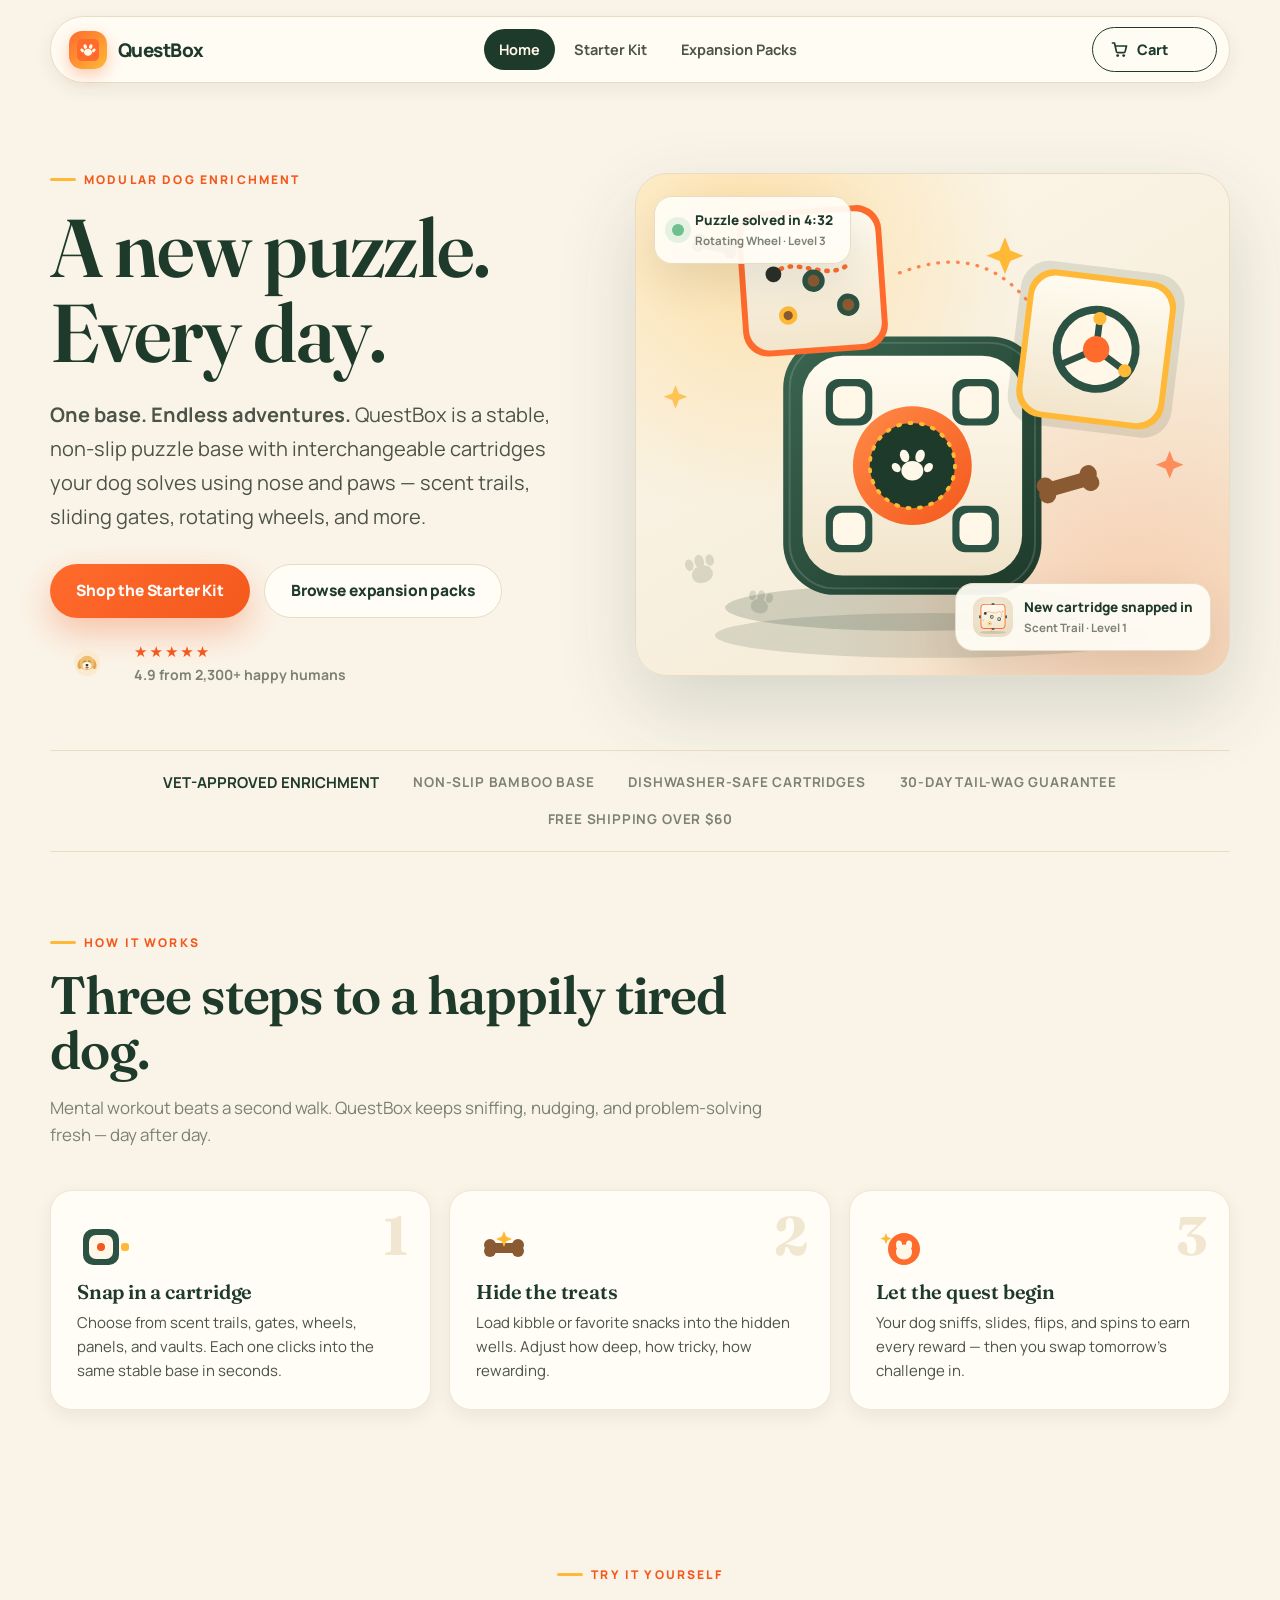
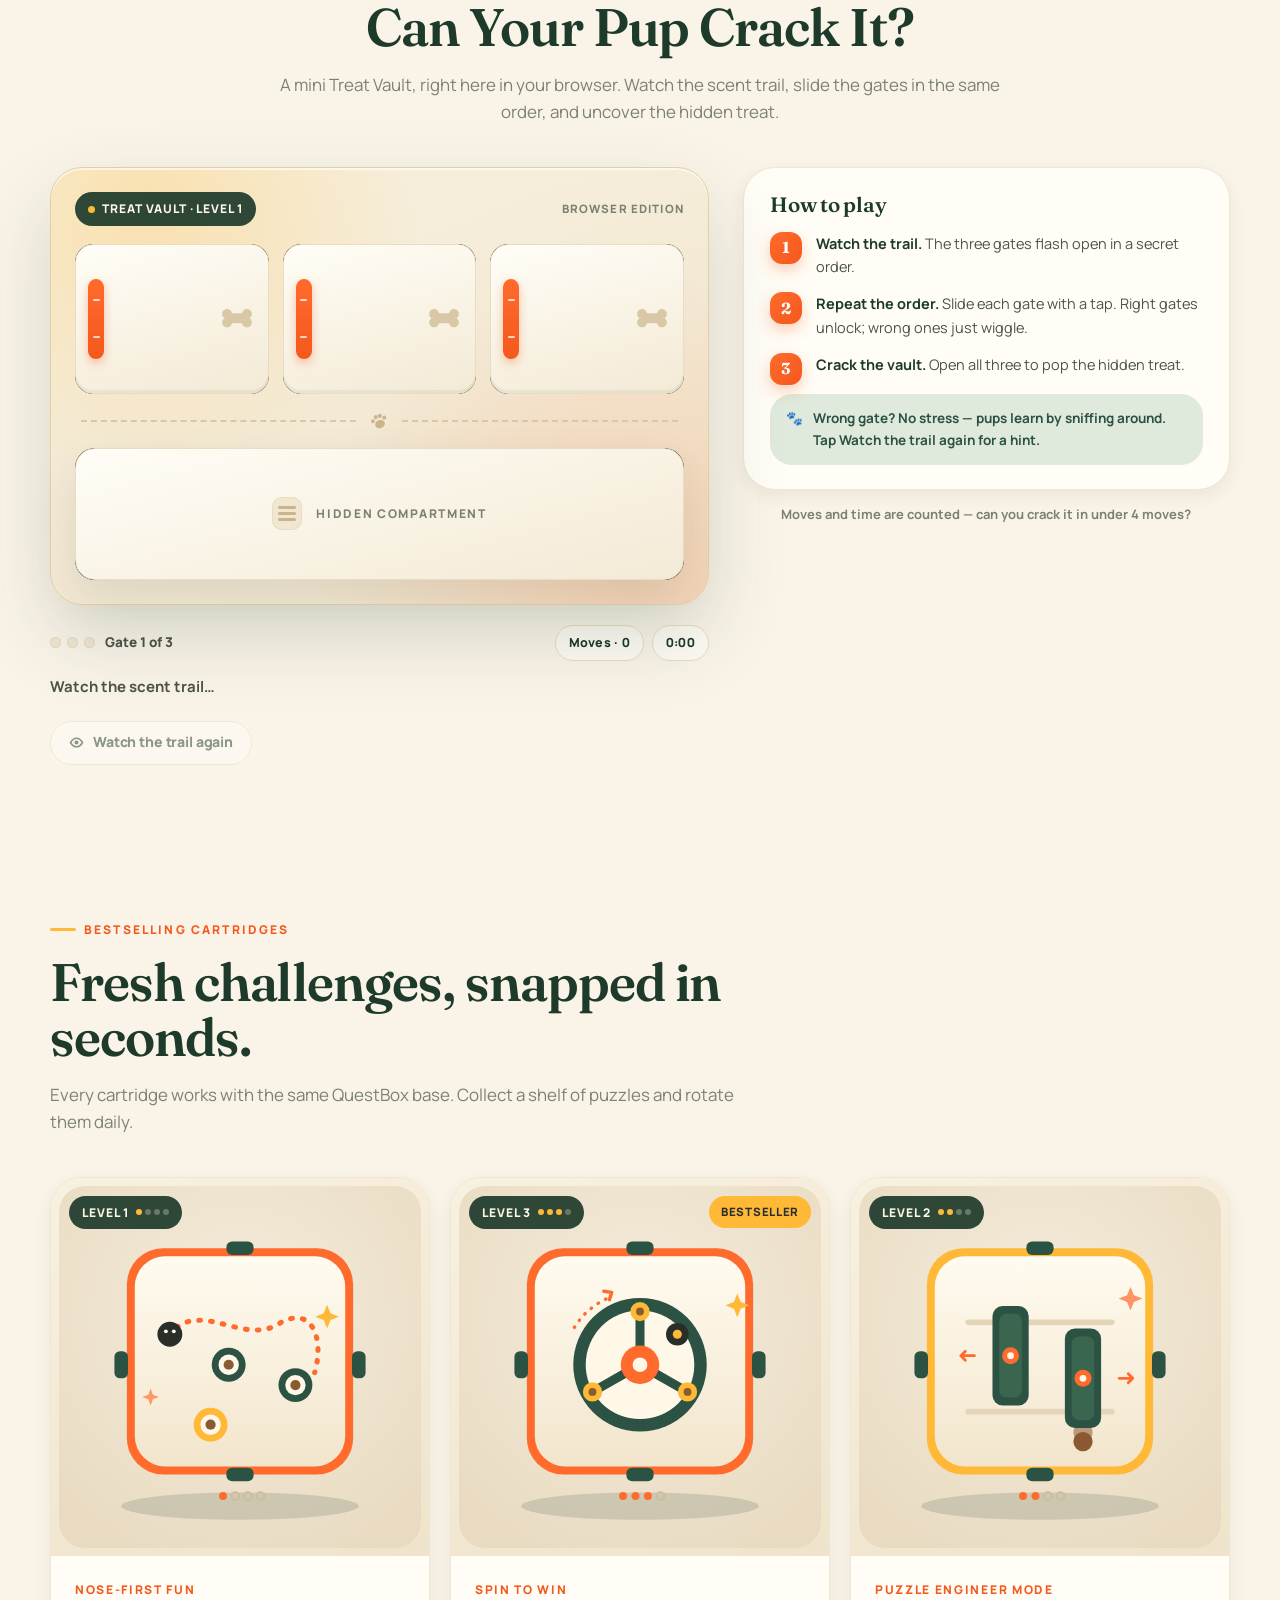
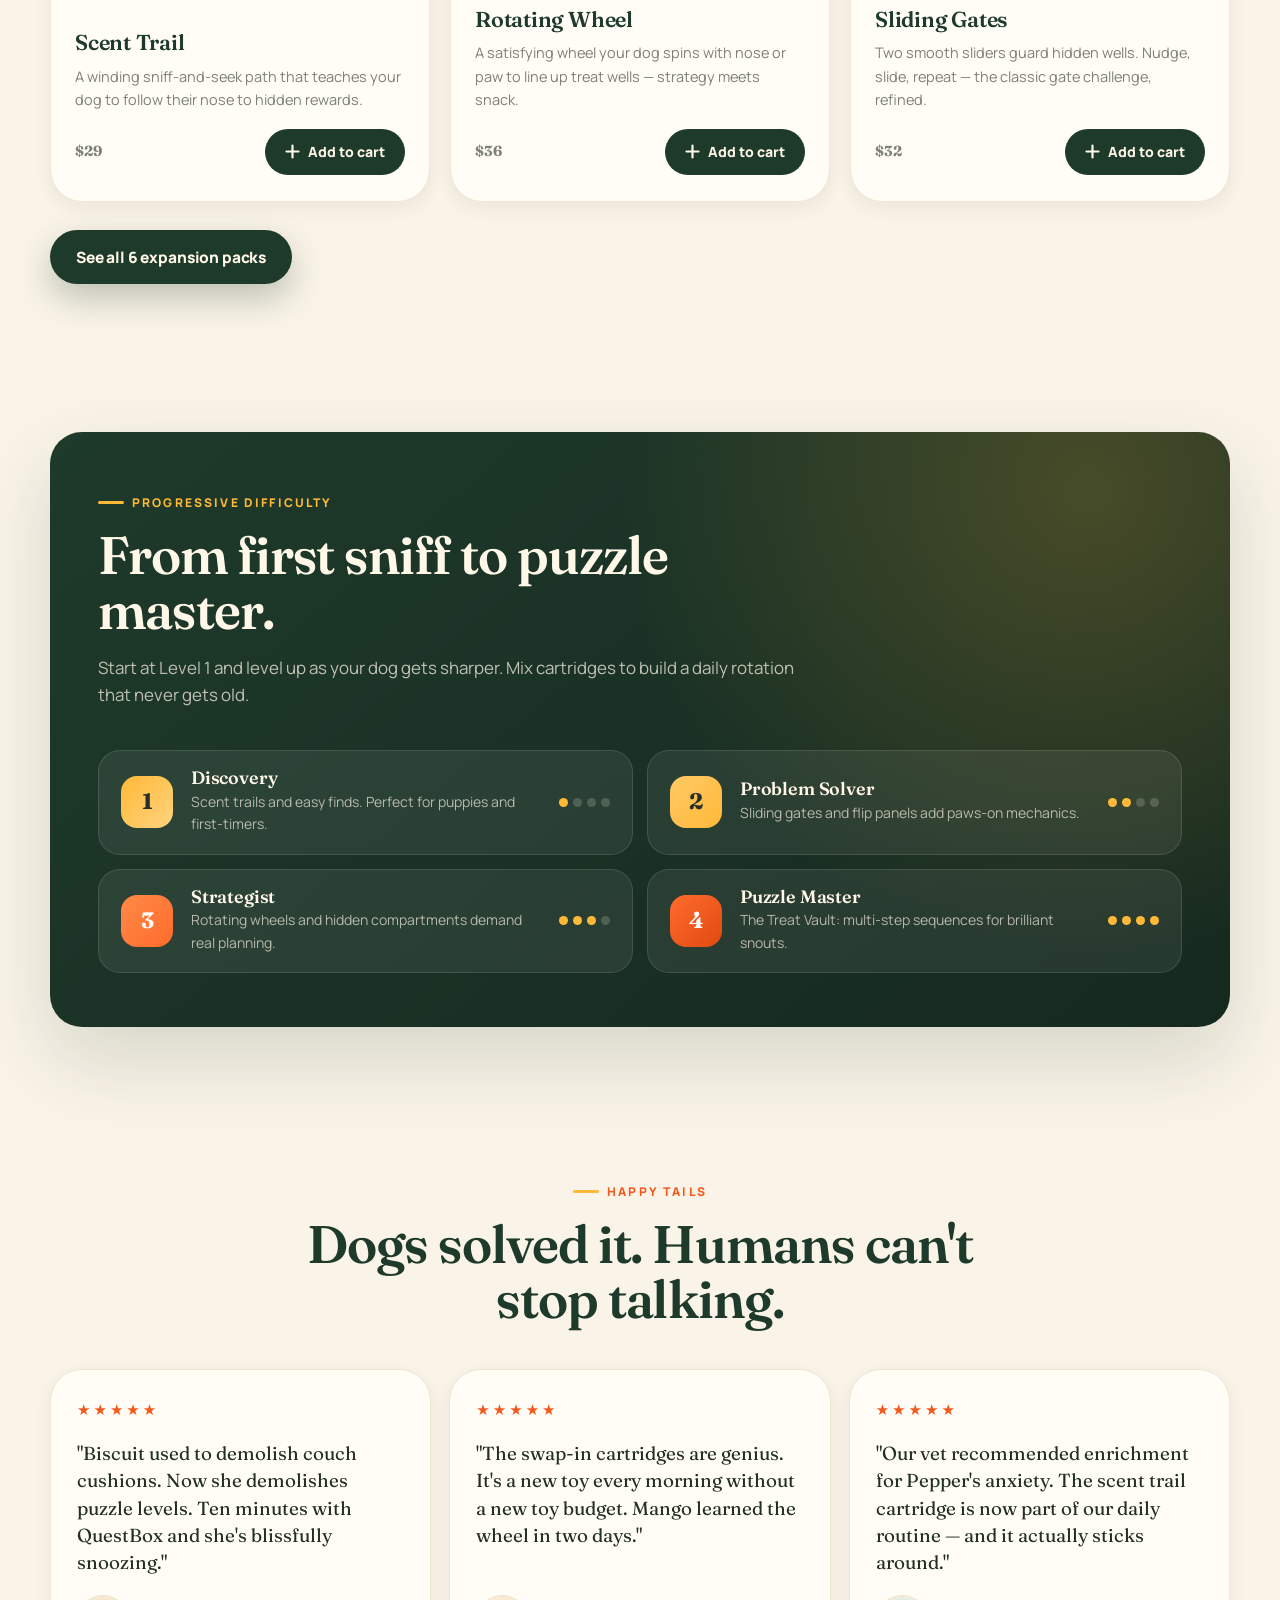
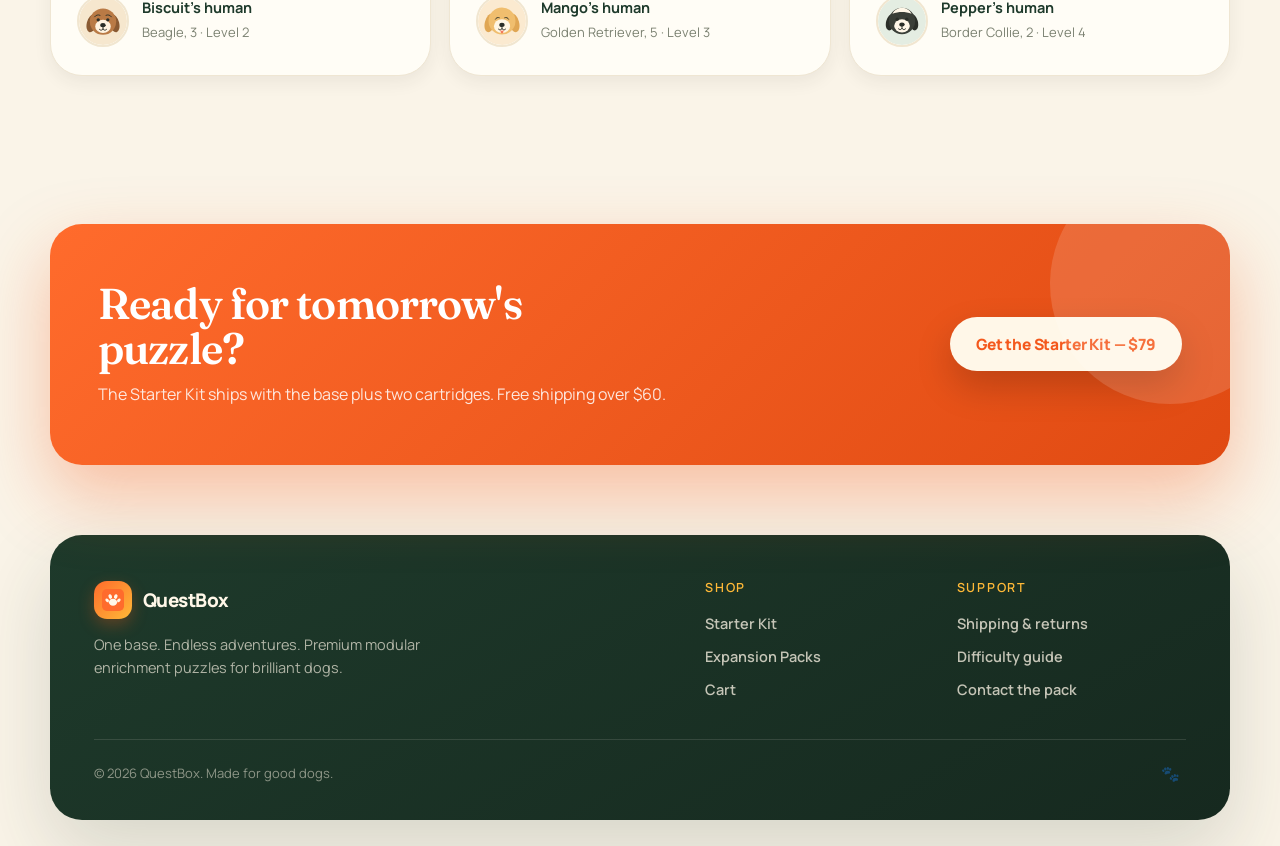
<file: index.html>
﻿<!DOCTYPE html>
<html lang="en">
<head>
  <meta charset="UTF-8" />
  <meta name="viewport" content="width=device-width, initial-scale=1.0" />
  <meta name="description" content="QuestBox is a modular dog enrichment system. One stable base, endless interchangeable puzzle cartridges — a new puzzle every day." />
  <title>QuestBox | A New Puzzle. Every Day.</title>
  <link rel="preconnect" href="https://fonts.googleapis.com">
  <link rel="preconnect" href="https://fonts.gstatic.com" crossorigin>
  <link href="https://fonts.googleapis.com/css2?family=Fraunces:opsz,wght@9..144,500;9..144,600;9..144,700&family=Manrope:wght@400;600;700;800&display=swap" rel="stylesheet">
  <link rel="icon" href="assets/favicon.svg" type="image/svg+xml" />
  <link rel="stylesheet" href="styles.css" />
  <link rel="stylesheet" href="puzzle.css" />
</head>
<body>
  <header class="site-header">
    <a class="brand" href="index.html" aria-label="QuestBox home">
      <span class="brand-mark"><img src="assets/favicon.svg" alt="" /></span>
      <span>QuestBox</span>
    </a>
    <nav class="nav-links" aria-label="Primary navigation">
      <a href="index.html" class="active">Home</a>
      <a href="starter-kit.html">Starter Kit</a>
      <a href="expansion-packs.html">Expansion Packs</a>
    </nav>
    <div class="header-actions">
      <a class="cart-button" href="cart.html">
        <svg width="17" height="17" viewBox="0 0 17 17" fill="none" aria-hidden="true"><path d="M1.5 2h2l1.9 8.6a1.4 1.4 0 0 0 1.4 1.1h5.9a1.4 1.4 0 0 0 1.4-1.1L15.5 5H4.2" stroke="currentColor" stroke-width="1.7" stroke-linecap="round" stroke-linejoin="round"/><circle cx="6.7" cy="14.6" r="1.4" fill="currentColor"/><circle cx="12.7" cy="14.6" r="1.4" fill="currentColor"/></svg>
        Cart
        <span class="cart-count">0</span>
      </a>
      <button class="menu-toggle" type="button" aria-label="Open menu" aria-expanded="false">
        <span></span><span></span><span></span>
      </button>
    </div>
  </header>
  <nav class="mobile-nav" aria-label="Mobile navigation">
    <a href="index.html">Home</a>
    <a href="starter-kit.html">Starter Kit</a>
    <a href="expansion-packs.html">Expansion Packs</a>
    <a href="cart.html">Cart</a>
  </nav>

  <main>
    <!-- ============ HERO ============ -->
    <section class="hero shell">
      <div class="hero-copy" data-reveal>
        <p class="eyebrow">Modular dog enrichment</p>
        <h1>A new puzzle.<br />Every day.</h1>
        <p class="lede"><strong>One base. Endless adventures.</strong> QuestBox is a stable, non-slip puzzle base with interchangeable cartridges your dog solves using nose and paws — scent trails, sliding gates, rotating wheels, and more.</p>
        <div class="hero-actions">
          <a class="button button-primary" href="starter-kit.html">Shop the Starter Kit</a>
          <a class="button button-secondary" href="expansion-packs.html">Browse expansion packs</a>
        </div>
        <p class="hero-note">
          <img class="avatars" src="assets/dog-golden.svg" alt="Happy customer dogs" />
          <span><span class="stars" aria-hidden="true">★★★★★</span><br />4.9 from 2,300+ happy humans</span>
        </p>
      </div>
      <div class="hero-visual" data-reveal>
        <div class="hero-frame">
          <img src="assets/hero-quest.svg" alt="QuestBox base with a scent trail cartridge snapped in and an expansion pack floating beside it" />
          <div class="floating-card card-a">
            <span class="dot" aria-hidden="true"></span>
            <p>Puzzle solved in 4:32 <span>Rotating Wheel · Level 3</span></p>
          </div>
          <div class="floating-card card-b">
            <img src="assets/pack-scent-trail.svg" alt="" />
            <p>New cartridge snapped in <span>Scent Trail · Level 1</span></p>
          </div>
        </div>
      </div>
    </section>

    <!-- ============ TRUST STRIP ============ -->
    <section class="trust-strip shell" data-reveal aria-label="Why dogs and humans love QuestBox">
      <strong>Vet-approved enrichment</strong>
      <span>Non-slip bamboo base</span>
      <span>Dishwasher-safe cartridges</span>
      <span>30-day tail-wag guarantee</span>
      <span>Free shipping over $60</span>
    </section>

    <!-- ============ HOW IT WORKS ============ -->
    <section class="section shell">
      <div class="section-heading" data-reveal>
        <p class="eyebrow">How it works</p>
        <h2>Three steps to a happily tired dog.</h2>
        <p class="sub">Mental workout beats a second walk. QuestBox keeps sniffing, nudging, and problem-solving fresh — day after day.</p>
      </div>
      <div class="step-grid">
        <article class="step-card" data-reveal>
          <span class="step-num" aria-hidden="true">1</span>
          <svg width="56" height="56" viewBox="0 0 56 56" fill="none" aria-hidden="true"><rect x="6" y="10" width="36" height="36" rx="10" fill="#2c5243"/><rect x="12" y="16" width="24" height="24" rx="7" fill="#fff7e8"/><circle cx="24" cy="28" r="4" fill="#f4581c"/><rect x="44" y="24" width="8" height="8" rx="3" fill="#ffb937"/></svg>
          <h3>Snap in a cartridge</h3>
          <p>Choose from scent trails, gates, wheels, panels, and vaults. Each one clicks into the same stable base in seconds.</p>
        </article>
        <article class="step-card" data-reveal>
          <span class="step-num" aria-hidden="true">2</span>
          <svg width="56" height="56" viewBox="0 0 56 56" fill="none" aria-hidden="true"><g fill="#8a5a32"><rect x="14" y="24" width="28" height="10" rx="5"/><circle cx="14" cy="26" r="6"/><circle cx="14" cy="32" r="6"/><circle cx="42" cy="26" r="6"/><circle cx="42" cy="32" r="6"/></g><path d="M28 12l2.2 5.6L36 20l-5.8 2.4L28 28l-2.2-5.6L20 20l5.8-2.4z" fill="#ffb937"/></svg>
          <h3>Hide the treats</h3>
          <p>Load kibble or favorite snacks into the hidden wells. Adjust how deep, how tricky, how rewarding.</p>
        </article>
        <article class="step-card" data-reveal>
          <span class="step-num" aria-hidden="true">3</span>
          <svg width="56" height="56" viewBox="0 0 56 56" fill="none" aria-hidden="true"><circle cx="28" cy="30" r="16" fill="#ff6b2c"/><g fill="#fff7e8"><ellipse cx="23" cy="26" rx="3" ry="4.4"/><ellipse cx="33" cy="26" rx="3" ry="4.4"/><path d="M28 25.5c4.6 0 8 3.4 8 7.5s-3.4 7.5-8 7.5-8-3.4-8-7.5 3.4-7.5 8-7.5z"/></g><path d="M10 14l1.6 4 4 1.6-4 1.6-1.6 4-1.6-4-4-1.6 4-1.6z" fill="#ffb937"/></svg>
          <h3>Let the quest begin</h3>
          <p>Your dog sniffs, slides, flips, and spins to earn every reward — then you swap tomorrow's challenge in.</p>
        </article>
      </div>
    </section>

    <!-- ============ PUZZLE GAME ============ -->
    <section class="section shell" id="crack-it" aria-label="Interactive puzzle: can your pup crack it?">
      <div class="section-heading center" data-reveal>
        <p class="eyebrow">Try it yourself</p>
        <h2>Can Your Pup Crack It?</h2>
        <p class="sub">A mini Treat Vault, right here in your browser. Watch the scent trail, slide the gates in the same order, and uncover the hidden treat.</p>
      </div>
      <div class="qp-layout" data-reveal>
        <div class="qp-mount" data-puzzle-mount></div>
        <aside class="qp-aside">
          <div class="qp-aside-card">
            <h3>How to play</h3>
            <ol class="qp-steps">
              <li><strong>Watch the trail.</strong> The three gates flash open in a secret order.</li>
              <li><strong>Repeat the order.</strong> Slide each gate with a tap. Right gates unlock; wrong ones just wiggle.</li>
              <li><strong>Crack the vault.</strong> Open all three to pop the hidden treat.</li>
            </ol>
            <p class="qp-tip"><span aria-hidden="true">🐾</span><span>Wrong gate? No stress — pups learn by sniffing around. Tap <strong>Watch the trail again</strong> for a hint.</span></p>
          </div>
          <p class="qp-perks">Moves and time are counted — can you crack it in under 4 moves?</p>
        </aside>
      </div>
    </section>

    <!-- ============ FEATURED PACKS ============ -->
    <section class="section shell">
      <div class="section-heading" data-reveal>
        <p class="eyebrow">Bestselling cartridges</p>
        <h2>Fresh challenges, snapped in seconds.</h2>
        <p class="sub">Every cartridge works with the same QuestBox base. Collect a shelf of puzzles and rotate them daily.</p>
      </div>
      <div class="pack-grid">
        <article class="pack-card" data-reveal>
          <div class="pack-media">
            <span class="level-badge">Level 1 <span class="pips"><i class="on"></i><i></i><i></i><i></i></span></span>
            <img src="assets/pack-scent-trail.svg" alt="Scent Trail cartridge with a dashed scent path and treat wells" />
          </div>
          <div class="pack-body">
            <p class="kicker">Nose-first fun</p>
            <h3>Scent Trail</h3>
            <p>A winding sniff-and-seek path that teaches your dog to follow their nose to hidden rewards.</p>
            <div class="pack-foot">
              <p class="price">$29</p>
              <button class="add-button" type="button" data-add="scent-trail">
                <svg width="15" height="15" viewBox="0 0 15 15" fill="none" aria-hidden="true"><path d="M7.5 1.5v12M1.5 7.5h12" stroke="currentColor" stroke-width="2.2" stroke-linecap="round"/></svg>
                Add to cart
              </button>
            </div>
          </div>
        </article>
        <article class="pack-card" data-reveal>
          <div class="pack-media">
            <span class="level-badge">Level 3 <span class="pips"><i class="on"></i><i class="on"></i><i class="on"></i><i></i></span></span>
            <span class="tag-badge">Bestseller</span>
            <img src="assets/pack-rotating-wheel.svg" alt="Rotating Wheel cartridge with a spoked wheel and treat wells" />
          </div>
          <div class="pack-body">
            <p class="kicker">Spin to win</p>
            <h3>Rotating Wheel</h3>
            <p>A satisfying wheel your dog spins with nose or paw to line up treat wells — strategy meets snack.</p>
            <div class="pack-foot">
              <p class="price">$36</p>
              <button class="add-button" type="button" data-add="rotating-wheel">
                <svg width="15" height="15" viewBox="0 0 15 15" fill="none" aria-hidden="true"><path d="M7.5 1.5v12M1.5 7.5h12" stroke="currentColor" stroke-width="2.2" stroke-linecap="round"/></svg>
                Add to cart
              </button>
            </div>
          </div>
        </article>
        <article class="pack-card" data-reveal>
          <div class="pack-media">
            <span class="level-badge">Level 2 <span class="pips"><i class="on"></i><i class="on"></i><i></i><i></i></span></span>
            <img src="assets/pack-sliding-gates.svg" alt="Sliding Gates cartridge with two sliders and knobs" />
          </div>
          <div class="pack-body">
            <p class="kicker">Puzzle engineer mode</p>
            <h3>Sliding Gates</h3>
            <p>Two smooth sliders guard hidden wells. Nudge, slide, repeat — the classic gate challenge, refined.</p>
            <div class="pack-foot">
              <p class="price">$32</p>
              <button class="add-button" type="button" data-add="sliding-gates">
                <svg width="15" height="15" viewBox="0 0 15 15" fill="none" aria-hidden="true"><path d="M7.5 1.5v12M1.5 7.5h12" stroke="currentColor" stroke-width="2.2" stroke-linecap="round"/></svg>
                Add to cart
              </button>
            </div>
          </div>
        </article>
      </div>
      <p style="margin-top:28px" data-reveal>
        <a class="button button-forest" href="expansion-packs.html">See all 6 expansion packs</a>
      </p>
    </section>

    <!-- ============ DIFFICULTY LADDER ============ -->
    <section class="section shell">
      <div class="band" data-reveal>
        <div class="section-heading">
          <p class="eyebrow">Progressive difficulty</p>
          <h2>From first sniff to puzzle master.</h2>
          <p class="sub">Start at Level 1 and level up as your dog gets sharper. Mix cartridges to build a daily rotation that never gets old.</p>
        </div>
        <div class="ladder">
          <div class="ladder-row">
            <span class="lvl">1</span>
            <div><h3>Discovery</h3><p>Scent trails and easy finds. Perfect for puppies and first-timers.</p></div>
            <span class="pips" aria-hidden="true"><i class="on"></i><i></i><i></i><i></i></span>
          </div>
          <div class="ladder-row">
            <span class="lvl">2</span>
            <div><h3>Problem Solver</h3><p>Sliding gates and flip panels add paws-on mechanics.</p></div>
            <span class="pips" aria-hidden="true"><i class="on"></i><i class="on"></i><i></i><i></i></span>
          </div>
          <div class="ladder-row">
            <span class="lvl">3</span>
            <div><h3>Strategist</h3><p>Rotating wheels and hidden compartments demand real planning.</p></div>
            <span class="pips" aria-hidden="true"><i class="on"></i><i class="on"></i><i class="on"></i><i></i></span>
          </div>
          <div class="ladder-row">
            <span class="lvl">4</span>
            <div><h3>Puzzle Master</h3><p>The Treat Vault: multi-step sequences for brilliant snouts.</p></div>
            <span class="pips" aria-hidden="true"><i class="on"></i><i class="on"></i><i class="on"></i><i class="on"></i></span>
          </div>
        </div>
      </div>
    </section>

    <!-- ============ TESTIMONIALS ============ -->
    <section class="section shell">
      <div class="section-heading center" data-reveal>
        <p class="eyebrow">Happy tails</p>
        <h2>Dogs solved it. Humans can't stop talking.</h2>
      </div>
      <div class="quote-grid">
        <article class="quote-card" data-reveal>
          <p class="stars" aria-label="5 out of 5 stars">★★★★★</p>
          <blockquote>"Biscuit used to demolish couch cushions. Now she demolishes puzzle levels. Ten minutes with QuestBox and she's blissfully snoozing."</blockquote>
          <div class="who">
            <img src="assets/dog-beagle.svg" alt="Biscuit the beagle" />
            <div><strong>Biscuit's human</strong><span>Beagle, 3 · Level 2</span></div>
          </div>
        </article>
        <article class="quote-card" data-reveal>
          <p class="stars" aria-label="5 out of 5 stars">★★★★★</p>
          <blockquote>"The swap-in cartridges are genius. It's a new toy every morning without a new toy budget. Mango learned the wheel in two days."</blockquote>
          <div class="who">
            <img src="assets/dog-golden.svg" alt="Mango the golden retriever" />
            <div><strong>Mango's human</strong><span>Golden Retriever, 5 · Level 3</span></div>
          </div>
        </article>
        <article class="quote-card" data-reveal>
          <p class="stars" aria-label="5 out of 5 stars">★★★★★</p>
          <blockquote>"Our vet recommended enrichment for Pepper's anxiety. The scent trail cartridge is now part of our daily routine — and it actually sticks around."</blockquote>
          <div class="who">
            <img src="assets/dog-collie.svg" alt="Pepper the border collie" />
            <div><strong>Pepper's human</strong><span>Border Collie, 2 · Level 4</span></div>
          </div>
        </article>
      </div>
    </section>

    <!-- ============ CTA ============ -->
    <section class="section shell" style="padding-bottom:0">
      <div class="cta-band" data-reveal>
        <div>
          <h2>Ready for tomorrow's puzzle?</h2>
          <p>The Starter Kit ships with the base plus two cartridges. Free shipping over $60.</p>
        </div>
        <a class="button" href="starter-kit.html">Get the Starter Kit — $79</a>
      </div>
    </section>
  </main>

  <footer class="site-footer">
    <div class="footer-grid">
      <div>
        <a class="brand" href="index.html">
          <span class="brand-mark"><img src="assets/favicon.svg" alt="" /></span>
          <span>QuestBox</span>
        </a>
        <p class="footer-tag">One base. Endless adventures. Premium modular enrichment puzzles for brilliant dogs.</p>
      </div>
      <div class="footer-cols">
        <div>
          <h4>Shop</h4>
          <a href="starter-kit.html">Starter Kit</a>
          <a href="expansion-packs.html">Expansion Packs</a>
          <a href="cart.html">Cart</a>
        </div>
        <div>
          <h4>Support</h4>
          <a href="#">Shipping &amp; returns</a>
          <a href="#">Difficulty guide</a>
          <a href="#">Contact the pack</a>
        </div>
      </div>
    </div>
    <div class="footer-bottom">
      <p>© 2026 QuestBox. Made for good dogs.</p>
      <p class="paws" aria-hidden="true">🐾</p>
    </div>
  </footer>

  <script src="script.js"></script>
  <script src="puzzle.js"></script>
</body>
</html>
</file>
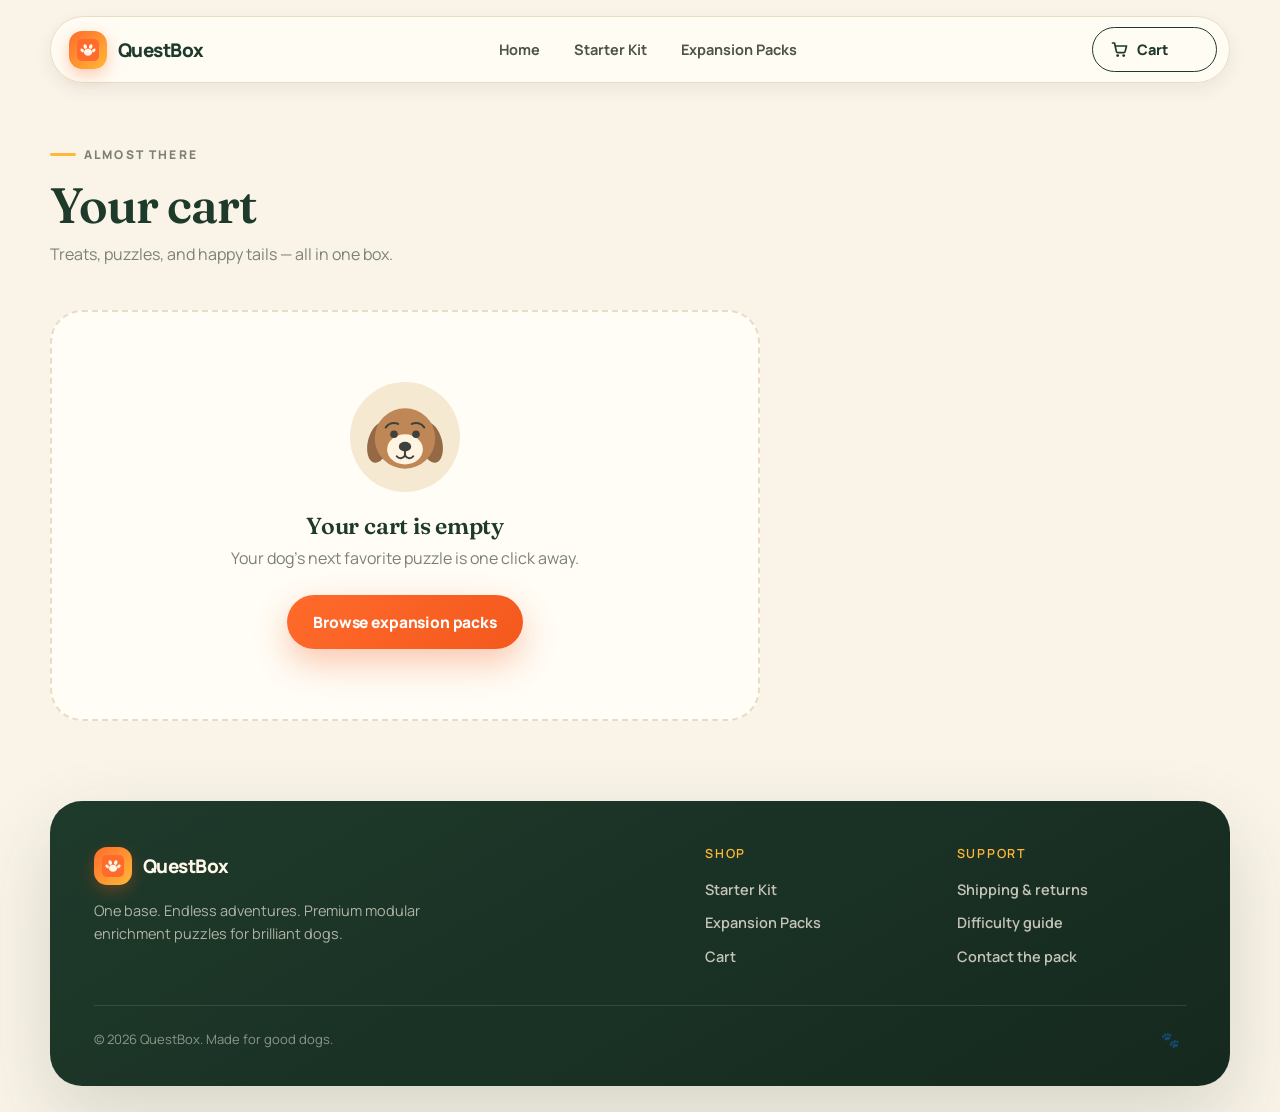
<file: cart.html>
<!DOCTYPE html>
<html lang="en">
<head>
  <meta charset="UTF-8" />
  <meta name="viewport" content="width=device-width, initial-scale=1.0" />
  <meta name="description" content="Your QuestBox cart. Review starter kits and expansion packs, adjust quantities, and check out." />
  <title>Your Cart | QuestBox</title>
  <link rel="preconnect" href="https://fonts.googleapis.com">
  <link rel="preconnect" href="https://fonts.gstatic.com" crossorigin>
  <link href="https://fonts.googleapis.com/css2?family=Fraunces:opsz,wght@9..144,500;9..144,600;9..144,700&family=Manrope:wght@400;600;700;800&display=swap" rel="stylesheet">
  <link rel="icon" href="assets/favicon.svg" type="image/svg+xml" />
  <link rel="stylesheet" href="styles.css" />
</head>
<body>
  <header class="site-header">
    <a class="brand" href="index.html" aria-label="QuestBox home">
      <span class="brand-mark"><img src="assets/favicon.svg" alt="" /></span>
      <span>QuestBox</span>
    </a>
    <nav class="nav-links" aria-label="Primary navigation">
      <a href="index.html">Home</a>
      <a href="starter-kit.html">Starter Kit</a>
      <a href="expansion-packs.html">Expansion Packs</a>
    </nav>
    <div class="header-actions">
      <a class="cart-button" href="cart.html">
        <svg width="17" height="17" viewBox="0 0 17 17" fill="none" aria-hidden="true"><path d="M1.5 2h2l1.9 8.6a1.4 1.4 0 0 0 1.4 1.1h5.9a1.4 1.4 0 0 0 1.4-1.1L15.5 5H4.2" stroke="currentColor" stroke-width="1.7" stroke-linecap="round" stroke-linejoin="round"/><circle cx="6.7" cy="14.6" r="1.4" fill="currentColor"/><circle cx="12.7" cy="14.6" r="1.4" fill="currentColor"/></svg>
        Cart
        <span class="cart-count">0</span>
      </a>
      <button class="menu-toggle" type="button" aria-label="Open menu" aria-expanded="false">
        <span></span><span></span><span></span>
      </button>
    </div>
  </header>
  <nav class="mobile-nav" aria-label="Mobile navigation">
    <a href="index.html">Home</a>
    <a href="starter-kit.html">Starter Kit</a>
    <a href="expansion-packs.html">Expansion Packs</a>
    <a href="cart.html">Cart</a>
  </nav>

  <main class="shell">
    <div class="page-head" data-reveal>
      <p class="eyebrow">Almost there</p>
      <h1>Your cart</h1>
      <p>Treats, puzzles, and happy tails — all in one box.</p>
    </div>

    <div class="cart-layout">
      <div class="cart-items" data-cart-items data-reveal aria-live="polite"></div>
      <aside class="checkout-summary" data-cart-summary data-reveal></aside>
    </div>
  </main>

  <footer class="site-footer">
    <div class="footer-grid">
      <div>
        <a class="brand" href="index.html">
          <span class="brand-mark"><img src="assets/favicon.svg" alt="" /></span>
          <span>QuestBox</span>
        </a>
        <p class="footer-tag">One base. Endless adventures. Premium modular enrichment puzzles for brilliant dogs.</p>
      </div>
      <div class="footer-cols">
        <div>
          <h4>Shop</h4>
          <a href="starter-kit.html">Starter Kit</a>
          <a href="expansion-packs.html">Expansion Packs</a>
          <a href="cart.html">Cart</a>
        </div>
        <div>
          <h4>Support</h4>
          <a href="#">Shipping &amp; returns</a>
          <a href="#">Difficulty guide</a>
          <a href="#">Contact the pack</a>
        </div>
      </div>
    </div>
    <div class="footer-bottom">
      <p>© 2026 QuestBox. Made for good dogs.</p>
      <p class="paws" aria-hidden="true">🐾</p>
    </div>
  </footer>

  <script src="script.js"></script>
</body>
</html>
</file>
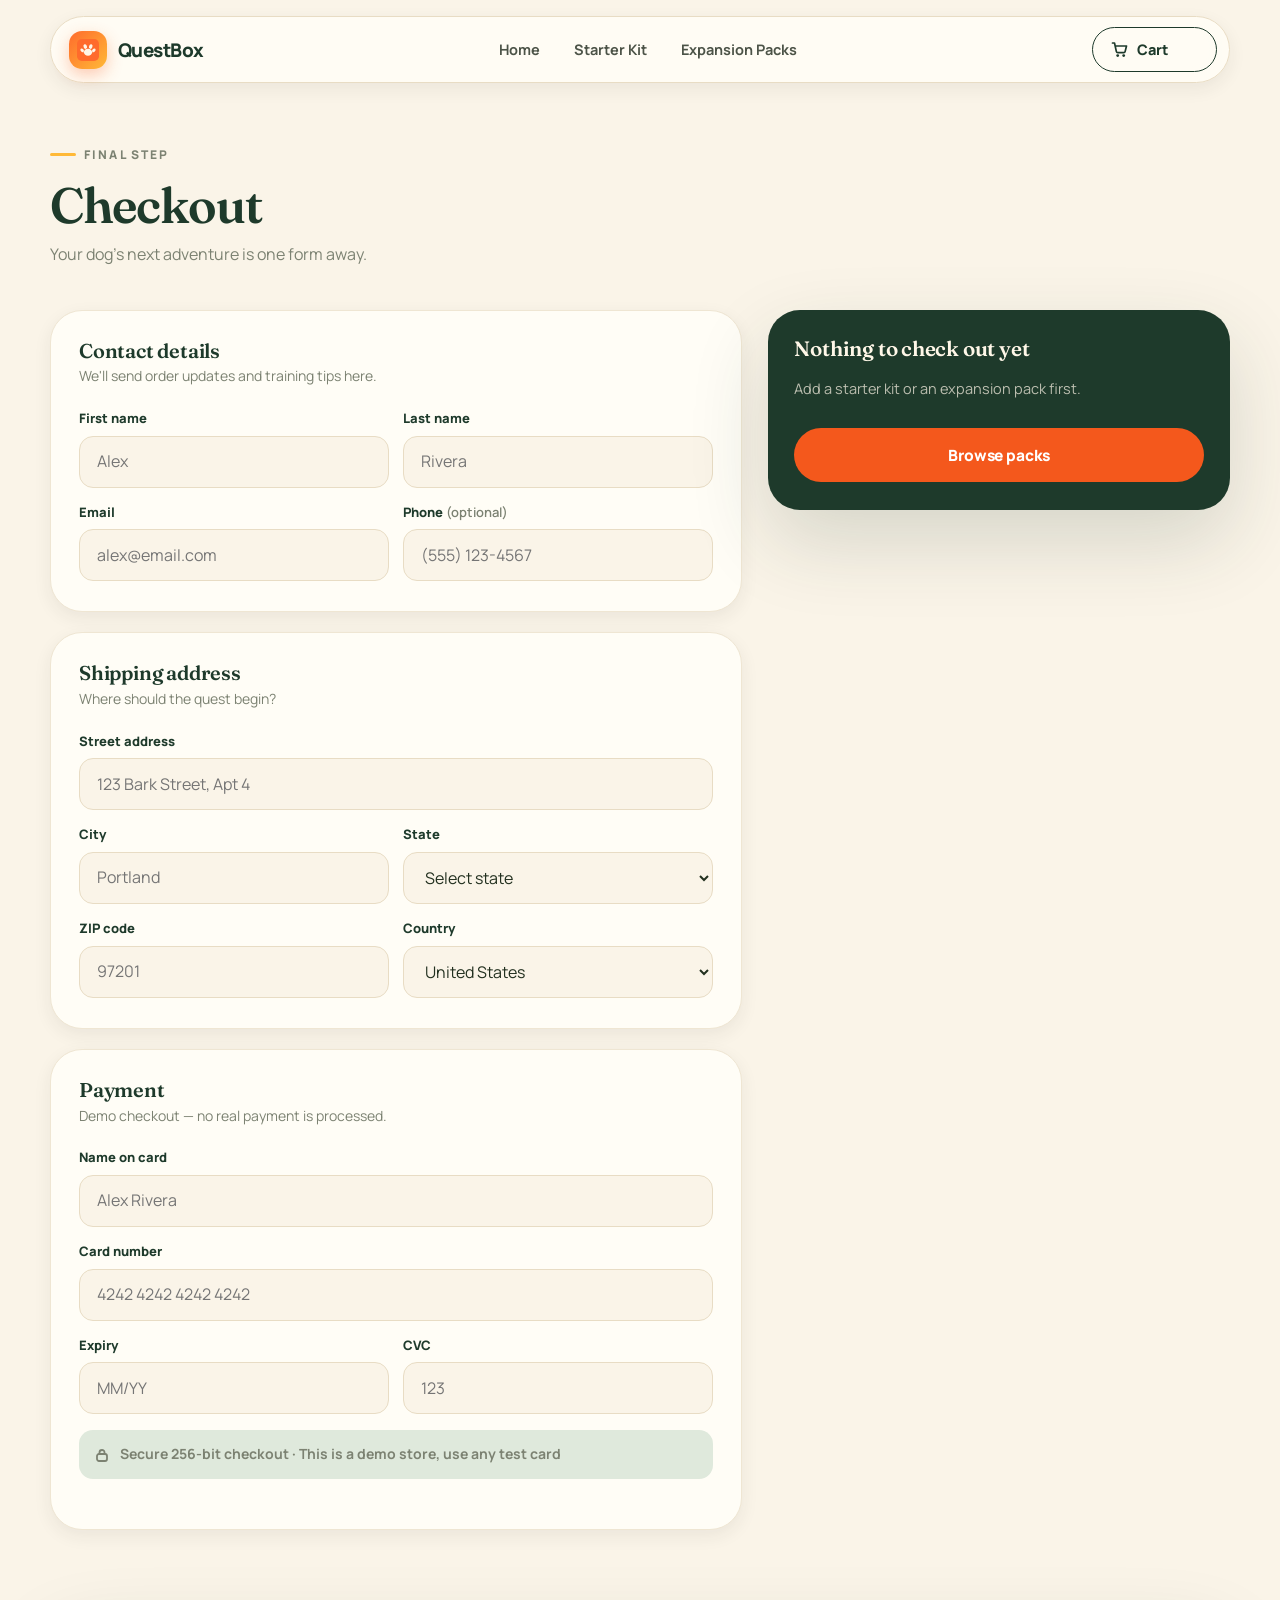
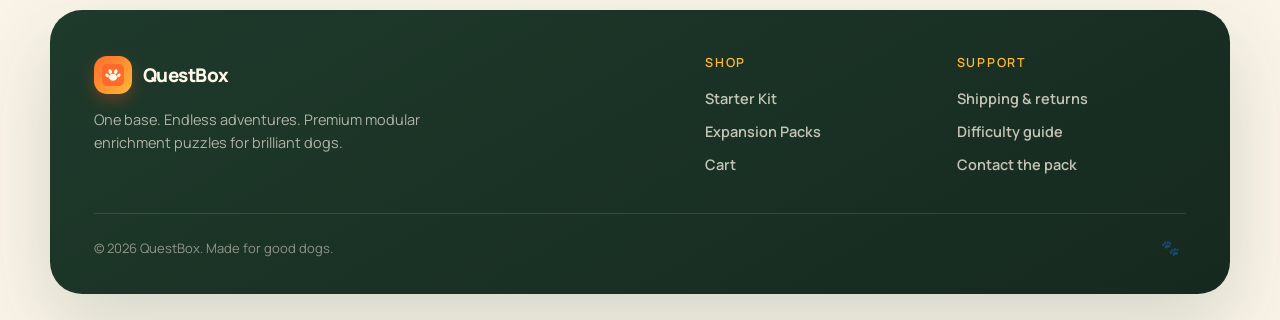
<file: checkout.html>
<!DOCTYPE html>
<html lang="en">
<head>
  <meta charset="UTF-8" />
  <meta name="viewport" content="width=device-width, initial-scale=1.0" />
  <meta name="description" content="Checkout securely at QuestBox. Enter your details and shipping address to complete your order." />
  <title>Checkout | QuestBox</title>
  <link rel="preconnect" href="https://fonts.googleapis.com">
  <link rel="preconnect" href="https://fonts.gstatic.com" crossorigin>
  <link href="https://fonts.googleapis.com/css2?family=Fraunces:opsz,wght@9..144,500;9..144,600;9..144,700&family=Manrope:wght@400;600;700;800&display=swap" rel="stylesheet">
  <link rel="icon" href="assets/favicon.svg" type="image/svg+xml" />
  <link rel="stylesheet" href="styles.css" />
</head>
<body>
  <header class="site-header">
    <a class="brand" href="index.html" aria-label="QuestBox home">
      <span class="brand-mark"><img src="assets/favicon.svg" alt="" /></span>
      <span>QuestBox</span>
    </a>
    <nav class="nav-links" aria-label="Primary navigation">
      <a href="index.html">Home</a>
      <a href="starter-kit.html">Starter Kit</a>
      <a href="expansion-packs.html">Expansion Packs</a>
    </nav>
    <div class="header-actions">
      <a class="cart-button" href="cart.html">
        <svg width="17" height="17" viewBox="0 0 17 17" fill="none" aria-hidden="true"><path d="M1.5 2h2l1.9 8.6a1.4 1.4 0 0 0 1.4 1.1h5.9a1.4 1.4 0 0 0 1.4-1.1L15.5 5H4.2" stroke="currentColor" stroke-width="1.7" stroke-linecap="round" stroke-linejoin="round"/><circle cx="6.7" cy="14.6" r="1.4" fill="currentColor"/><circle cx="12.7" cy="14.6" r="1.4" fill="currentColor"/></svg>
        Cart
        <span class="cart-count">0</span>
      </a>
      <button class="menu-toggle" type="button" aria-label="Open menu" aria-expanded="false">
        <span></span><span></span><span></span>
      </button>
    </div>
  </header>
  <nav class="mobile-nav" aria-label="Mobile navigation">
    <a href="index.html">Home</a>
    <a href="starter-kit.html">Starter Kit</a>
    <a href="expansion-packs.html">Expansion Packs</a>
    <a href="cart.html">Cart</a>
  </nav>

  <main class="shell">
    <div class="page-head" data-reveal>
      <p class="eyebrow">Final step</p>
      <h1>Checkout</h1>
      <p>Your dog's next adventure is one form away.</p>
    </div>

    <div class="checkout-layout">
      <form class="checkout-forms" data-checkout-form data-reveal novalidate>
        <div class="form-card">
          <h3>Contact details</h3>
          <p>We'll send order updates and training tips here.</p>
          <div class="form-grid two">
            <div class="field">
              <label for="first-name">First name</label>
              <input id="first-name" name="first-name" type="text" autocomplete="given-name" placeholder="Alex" required />
            </div>
            <div class="field">
              <label for="last-name">Last name</label>
              <input id="last-name" name="last-name" type="text" autocomplete="family-name" placeholder="Rivera" required />
            </div>
            <div class="field">
              <label for="email">Email</label>
              <input id="email" name="email" type="email" autocomplete="email" placeholder="alex@email.com" required />
            </div>
            <div class="field">
              <label for="phone">Phone <span style="color:var(--muted);font-weight:600">(optional)</span></label>
              <input id="phone" name="phone" type="tel" autocomplete="tel" placeholder="(555) 123-4567" />
            </div>
          </div>
        </div>

        <div class="form-card">
          <h3>Shipping address</h3>
          <p>Where should the quest begin?</p>
          <div class="form-grid two">
            <div class="field" style="grid-column:1/-1">
              <label for="address">Street address</label>
              <input id="address" name="address" type="text" autocomplete="street-address" placeholder="123 Bark Street, Apt 4" required />
            </div>
            <div class="field">
              <label for="city">City</label>
              <input id="city" name="city" type="text" autocomplete="address-level2" placeholder="Portland" required />
            </div>
            <div class="field">
              <label for="state">State</label>
              <select id="state" name="state" required>
                <option value="" selected disabled>Select state</option>
                <option>OR</option><option>WA</option><option>CA</option><option>NY</option>
                <option>TX</option><option>CO</option><option>IL</option><option>FL</option>
                <option>Other / International</option>
              </select>
            </div>
            <div class="field">
              <label for="zip">ZIP code</label>
              <input id="zip" name="zip" type="text" inputmode="numeric" autocomplete="postal-code" placeholder="97201" required />
            </div>
            <div class="field">
              <label for="country">Country</label>
              <select id="country" name="country" required>
                <option value="US" selected>United States</option>
                <option value="CA">Canada</option>
                <option value="UK">United Kingdom</option>
                <option value="AU">Australia</option>
              </select>
            </div>
          </div>
        </div>

        <div class="form-card">
          <h3>Payment</h3>
          <p>Demo checkout — no real payment is processed.</p>
          <div class="form-grid two">
            <div class="field" style="grid-column:1/-1">
              <label for="card-name">Name on card</label>
              <input id="card-name" name="card-name" type="text" autocomplete="cc-name" placeholder="Alex Rivera" required />
            </div>
            <div class="field" style="grid-column:1/-1">
              <label for="card-number">Card number</label>
              <input id="card-number" name="card-number" type="text" inputmode="numeric" autocomplete="cc-number" placeholder="4242 4242 4242 4242" required />
            </div>
            <div class="field">
              <label for="card-exp">Expiry</label>
              <input id="card-exp" name="card-exp" type="text" inputmode="numeric" autocomplete="cc-exp" placeholder="MM/YY" required />
            </div>
            <div class="field">
              <label for="card-cvc">CVC</label>
              <input id="card-cvc" name="card-cvc" type="text" inputmode="numeric" autocomplete="cc-csc" placeholder="123" required />
            </div>
          </div>
          <p class="pay-note">
            <svg width="16" height="16" viewBox="0 0 16 16" fill="none" aria-hidden="true"><rect x="3" y="7" width="10" height="7" rx="2" stroke="currentColor" stroke-width="1.8"/><path d="M5.5 7V5.5a2.5 2.5 0 0 1 5 0V7" stroke="currentColor" stroke-width="1.8"/></svg>
            Secure 256-bit checkout · This is a demo store, use any test card
          </p>
        </div>
      </form>

      <aside class="checkout-summary" data-reveal>
        <div class="summary-card">
          <h3>Order summary</h3>
          <div data-checkout-items></div>
          <div data-checkout-totals style="margin-top:14px"></div>
          <button class="button" type="button" data-place-order style="margin-top:18px">Place order</button>
          <p class="fineprint">30-day tail-wag guarantee · Free returns</p>
        </div>
      </aside>
    </div>

    <div class="success-panel" data-success hidden>
      <div class="badge-check">
        <img src="assets/favicon.svg" alt="" />
      </div>
      <h2>Quest confirmed!</h2>
      <p><span class="order-no"></span><br />Your dog's puzzles are being packed with a side of treats. A confirmation email is on its way.</p>
      <a class="button button-primary" href="index.html">Back to home base</a>
    </div>
  </main>

  <footer class="site-footer">
    <div class="footer-grid">
      <div>
        <a class="brand" href="index.html">
          <span class="brand-mark"><img src="assets/favicon.svg" alt="" /></span>
          <span>QuestBox</span>
        </a>
        <p class="footer-tag">One base. Endless adventures. Premium modular enrichment puzzles for brilliant dogs.</p>
      </div>
      <div class="footer-cols">
        <div>
          <h4>Shop</h4>
          <a href="starter-kit.html">Starter Kit</a>
          <a href="expansion-packs.html">Expansion Packs</a>
          <a href="cart.html">Cart</a>
        </div>
        <div>
          <h4>Support</h4>
          <a href="#">Shipping &amp; returns</a>
          <a href="#">Difficulty guide</a>
          <a href="#">Contact the pack</a>
        </div>
      </div>
    </div>
    <div class="footer-bottom">
      <p>© 2026 QuestBox. Made for good dogs.</p>
      <p class="paws" aria-hidden="true">🐾</p>
    </div>
  </footer>

  <script src="script.js"></script>
  <script>
    document.addEventListener("DOMContentLoaded", () => {
      const form = document.querySelector("[data-checkout-form]");
      const button = document.querySelector("[data-place-order]");
      if (!form || !button) return;
      button.addEventListener("click", (event) => {
        event.preventDefault();
        if (button.disabled || typeof window.qbPlaceOrder !== "function") return;
        if (!form.checkValidity()) {
          let firstInvalid = null;
          form.querySelectorAll("input, select").forEach((field) => {
            field.classList.toggle("invalid", !field.checkValidity());
            if (!firstInvalid && !field.checkValidity()) firstInvalid = field;
          });
          if (firstInvalid) firstInvalid.focus();
          return;
        }
        form.querySelectorAll("input, select").forEach((field) => field.classList.remove("invalid"));
        window.qbPlaceOrder();
      });
    });
  </script>
</body>
</html>
</file>
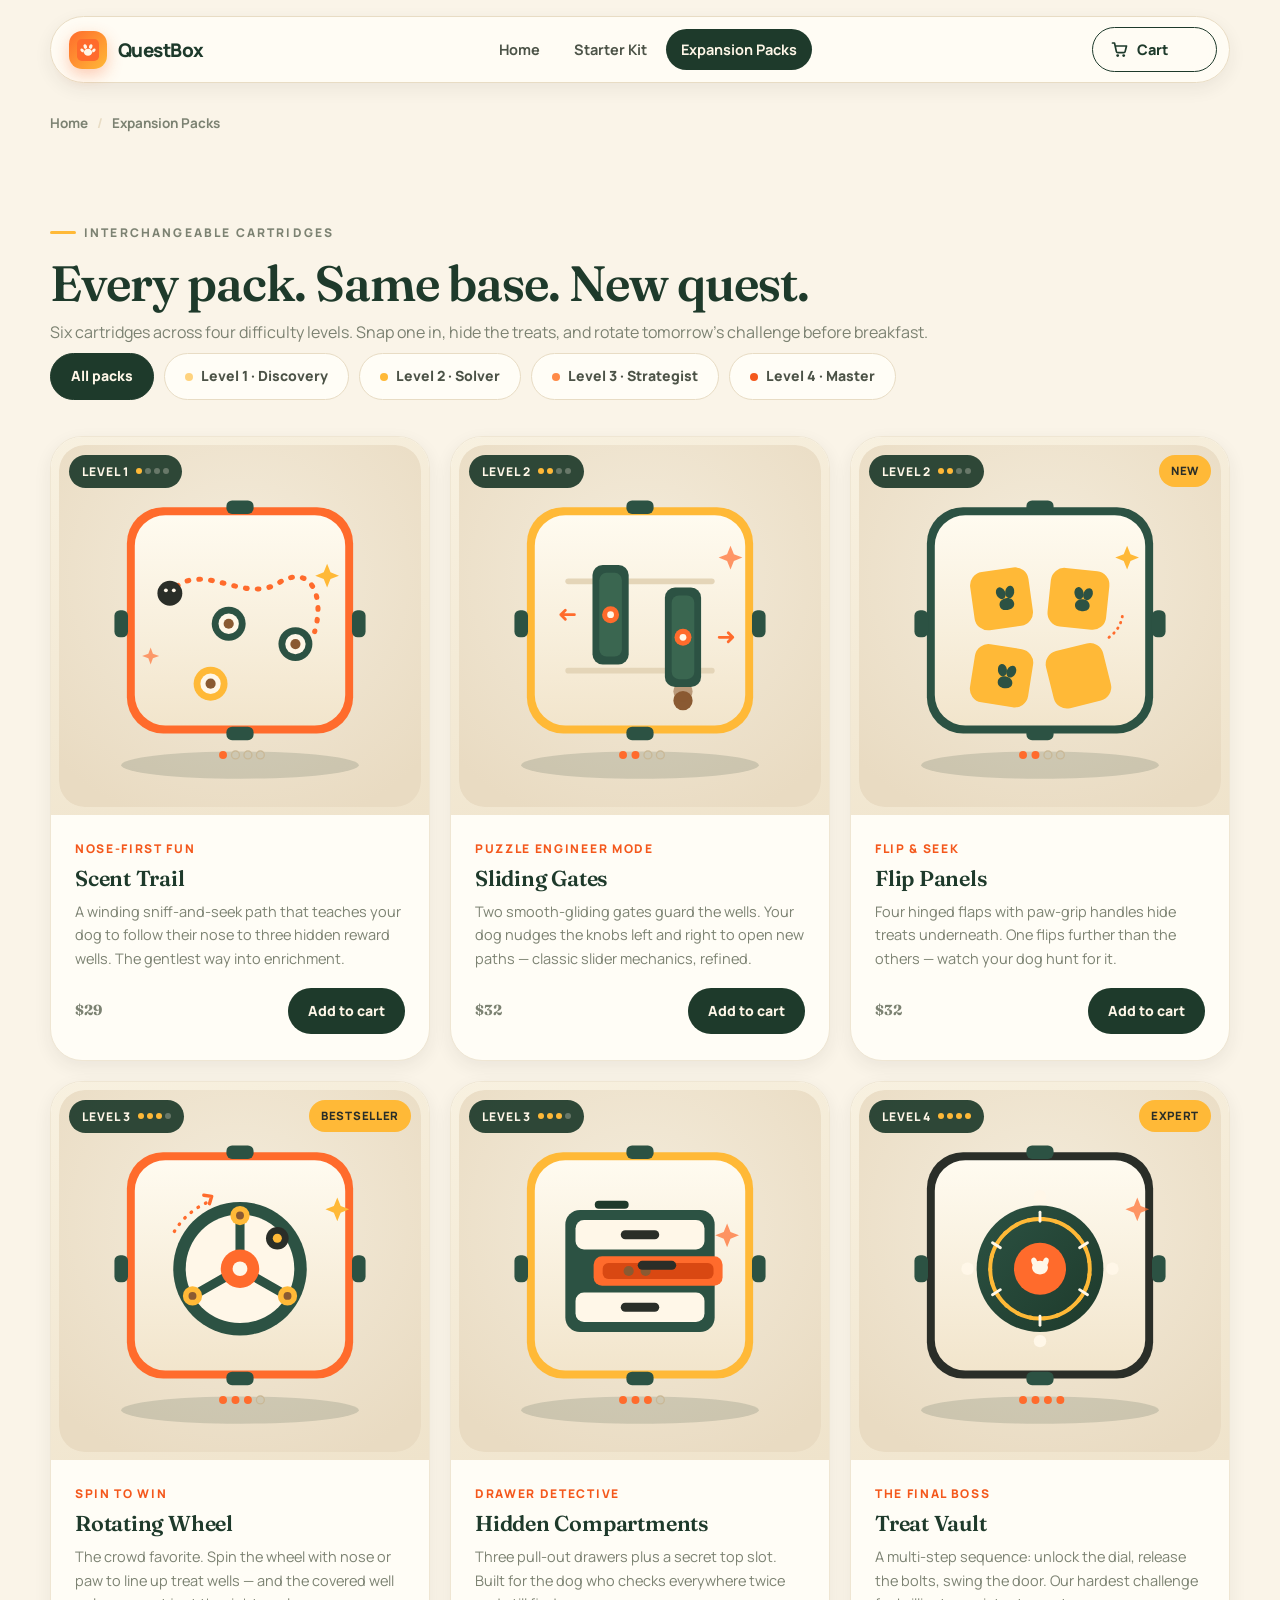
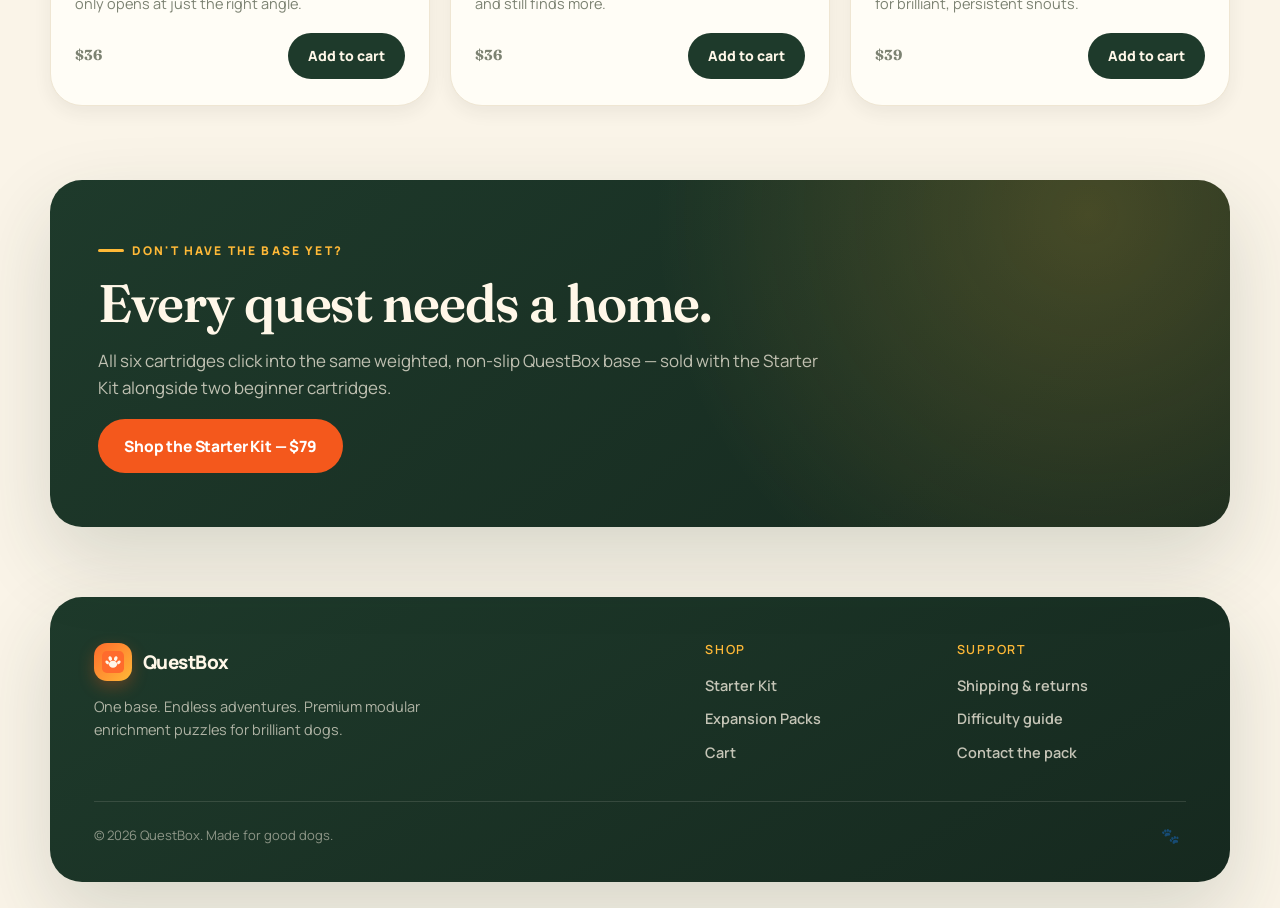
<file: expansion-packs.html>
<!DOCTYPE html>
<html lang="en">
<head>
  <meta charset="UTF-8" />
  <meta name="viewport" content="width=device-width, initial-scale=1.0" />
  <meta name="description" content="QuestBox expansion packs: scent trails, sliding gates, flip panels, rotating wheels, hidden compartments, and the Treat Vault. Every cartridge clicks into the same base." />
  <title>Expansion Packs | QuestBox</title>
  <link rel="preconnect" href="https://fonts.googleapis.com">
  <link rel="preconnect" href="https://fonts.gstatic.com" crossorigin>
  <link href="https://fonts.googleapis.com/css2?family=Fraunces:opsz,wght@9..144,500;9..144,600;9..144,700&family=Manrope:wght@400;600;700;800&display=swap" rel="stylesheet">
  <link rel="icon" href="assets/favicon.svg" type="image/svg+xml" />
  <link rel="stylesheet" href="styles.css" />
</head>
<body>
  <header class="site-header">
    <a class="brand" href="index.html" aria-label="QuestBox home">
      <span class="brand-mark"><img src="assets/favicon.svg" alt="" /></span>
      <span>QuestBox</span>
    </a>
    <nav class="nav-links" aria-label="Primary navigation">
      <a href="index.html">Home</a>
      <a href="starter-kit.html">Starter Kit</a>
      <a href="expansion-packs.html" class="active">Expansion Packs</a>
    </nav>
    <div class="header-actions">
      <a class="cart-button" href="cart.html">
        <svg width="17" height="17" viewBox="0 0 17 17" fill="none" aria-hidden="true"><path d="M1.5 2h2l1.9 8.6a1.4 1.4 0 0 0 1.4 1.1h5.9a1.4 1.4 0 0 0 1.4-1.1L15.5 5H4.2" stroke="currentColor" stroke-width="1.7" stroke-linecap="round" stroke-linejoin="round"/><circle cx="6.7" cy="14.6" r="1.4" fill="currentColor"/><circle cx="12.7" cy="14.6" r="1.4" fill="currentColor"/></svg>
        Cart
        <span class="cart-count">0</span>
      </a>
      <button class="menu-toggle" type="button" aria-label="Open menu" aria-expanded="false">
        <span></span><span></span><span></span>
      </button>
    </div>
  </header>
  <nav class="mobile-nav" aria-label="Mobile navigation">
    <a href="index.html">Home</a>
    <a href="starter-kit.html">Starter Kit</a>
    <a href="expansion-packs.html">Expansion Packs</a>
    <a href="cart.html">Cart</a>
  </nav>

  <main class="shell">
    <nav class="crumbs" aria-label="Breadcrumb">
      <a href="index.html">Home</a><span>Expansion Packs</span>
    </nav>

    <div class="page-head" data-reveal>
      <p class="eyebrow">Interchangeable cartridges</p>
      <h1>Every pack. Same base. New quest.</h1>
      <p>Six cartridges across four difficulty levels. Snap one in, hide the treats, and rotate tomorrow's challenge before breakfast.</p>
    </div>

    <div class="filter-row" data-reveal role="group" aria-label="Filter packs by difficulty">
      <button class="chip active" type="button" data-filter="all">All packs</button>
      <button class="chip" type="button" data-filter="1"><span class="dot" style="background:#ffd37e"></span>Level 1 · Discovery</button>
      <button class="chip" type="button" data-filter="2"><span class="dot" style="background:#ffb937"></span>Level 2 · Solver</button>
      <button class="chip" type="button" data-filter="3"><span class="dot" style="background:#ff8a47"></span>Level 3 · Strategist</button>
      <button class="chip" type="button" data-filter="4"><span class="dot" style="background:#f4581c"></span>Level 4 · Master</button>
    </div>

    <div class="pack-grid">
      <article class="pack-card" data-level="1" data-reveal>
        <div class="pack-media">
          <span class="level-badge">Level 1 <span class="pips"><i class="on"></i><i></i><i></i><i></i></span></span>
          <img src="assets/pack-scent-trail.svg" alt="Scent Trail cartridge with winding dashed scent path and treat wells" />
        </div>
        <div class="pack-body">
          <p class="kicker">Nose-first fun</p>
          <h3>Scent Trail</h3>
          <p>A winding sniff-and-seek path that teaches your dog to follow their nose to three hidden reward wells. The gentlest way into enrichment.</p>
          <div class="pack-foot">
            <p class="price">$29</p>
            <button class="add-button" type="button" data-add="scent-trail">Add to cart</button>
          </div>
        </div>
      </article>

      <article class="pack-card" data-level="2" data-reveal>
        <div class="pack-media">
          <span class="level-badge">Level 2 <span class="pips"><i class="on"></i><i class="on"></i><i></i><i></i></span></span>
          <img src="assets/pack-sliding-gates.svg" alt="Sliding Gates cartridge with two sliders, knobs and hidden treats" />
        </div>
        <div class="pack-body">
          <p class="kicker">Puzzle engineer mode</p>
          <h3>Sliding Gates</h3>
          <p>Two smooth-gliding gates guard the wells. Your dog nudges the knobs left and right to open new paths — classic slider mechanics, refined.</p>
          <div class="pack-foot">
            <p class="price">$32</p>
            <button class="add-button" type="button" data-add="sliding-gates">Add to cart</button>
          </div>
        </div>
      </article>

      <article class="pack-card" data-level="2" data-reveal>
        <div class="pack-media">
          <span class="level-badge">Level 2 <span class="pips"><i class="on"></i><i class="on"></i><i></i><i></i></span></span>
          <span class="tag-badge">New</span>
          <img src="assets/pack-flip-panels.svg" alt="Flip Panels cartridge with four hinged flaps and paw handles" />
        </div>
        <div class="pack-body">
          <p class="kicker">Flip &amp; seek</p>
          <h3>Flip Panels</h3>
          <p>Four hinged flaps with paw-grip handles hide treats underneath. One flips further than the others — watch your dog hunt for it.</p>
          <div class="pack-foot">
            <p class="price">$32</p>
            <button class="add-button" type="button" data-add="flip-panels">Add to cart</button>
          </div>
        </div>
      </article>

      <article class="pack-card" data-level="3" data-reveal>
        <div class="pack-media">
          <span class="level-badge">Level 3 <span class="pips"><i class="on"></i><i class="on"></i><i class="on"></i><i></i></span></span>
          <span class="tag-badge">Bestseller</span>
          <img src="assets/pack-rotating-wheel.svg" alt="Rotating Wheel cartridge with spoked wheel and treat wells" />
        </div>
        <div class="pack-body">
          <p class="kicker">Spin to win</p>
          <h3>Rotating Wheel</h3>
          <p>The crowd favorite. Spin the wheel with nose or paw to line up treat wells — and the covered well only opens at just the right angle.</p>
          <div class="pack-foot">
            <p class="price">$36</p>
            <button class="add-button" type="button" data-add="rotating-wheel">Add to cart</button>
          </div>
        </div>
      </article>

      <article class="pack-card" data-level="3" data-reveal>
        <div class="pack-media">
          <span class="level-badge">Level 3 <span class="pips"><i class="on"></i><i class="on"></i><i class="on"></i><i></i></span></span>
          <img src="assets/pack-hidden-compartments.svg" alt="Hidden Compartments cartridge with drawers and a secret slot" />
        </div>
        <div class="pack-body">
          <p class="kicker">Drawer detective</p>
          <h3>Hidden Compartments</h3>
          <p>Three pull-out drawers plus a secret top slot. Built for the dog who checks everywhere twice and still finds more.</p>
          <div class="pack-foot">
            <p class="price">$36</p>
            <button class="add-button" type="button" data-add="hidden-compartments">Add to cart</button>
          </div>
        </div>
      </article>

      <article class="pack-card" data-level="4" data-reveal>
        <div class="pack-media">
          <span class="level-badge">Level 4 <span class="pips"><i class="on"></i><i class="on"></i><i class="on"></i><i class="on"></i></span></span>
          <span class="tag-badge">Expert</span>
          <img src="assets/pack-treat-vault.svg" alt="Treat Vault cartridge with dial, bolts and vault door" />
        </div>
        <div class="pack-body">
          <p class="kicker">The final boss</p>
          <h3>Treat Vault</h3>
          <p>A multi-step sequence: unlock the dial, release the bolts, swing the door. Our hardest challenge for brilliant, persistent snouts.</p>
          <div class="pack-foot">
            <p class="price">$39</p>
            <button class="add-button" type="button" data-add="treat-vault">Add to cart</button>
          </div>
        </div>
      </article>
    </div>

    <section class="section" style="padding-bottom:0">
      <div class="band" data-reveal>
        <div class="section-heading" style="margin-bottom:18px">
          <p class="eyebrow">Don't have the base yet?</p>
          <h2>Every quest needs a home.</h2>
          <p class="sub">All six cartridges click into the same weighted, non-slip QuestBox base — sold with the Starter Kit alongside two beginner cartridges.</p>
        </div>
        <a class="button" href="starter-kit.html" style="background:var(--orange);color:#fff">Shop the Starter Kit — $79</a>
      </div>
    </section>
  </main>

  <footer class="site-footer">
    <div class="footer-grid">
      <div>
        <a class="brand" href="index.html">
          <span class="brand-mark"><img src="assets/favicon.svg" alt="" /></span>
          <span>QuestBox</span>
        </a>
        <p class="footer-tag">One base. Endless adventures. Premium modular enrichment puzzles for brilliant dogs.</p>
      </div>
      <div class="footer-cols">
        <div>
          <h4>Shop</h4>
          <a href="starter-kit.html">Starter Kit</a>
          <a href="expansion-packs.html">Expansion Packs</a>
          <a href="cart.html">Cart</a>
        </div>
        <div>
          <h4>Support</h4>
          <a href="#">Shipping &amp; returns</a>
          <a href="#">Difficulty guide</a>
          <a href="#">Contact the pack</a>
        </div>
      </div>
    </div>
    <div class="footer-bottom">
      <p>© 2026 QuestBox. Made for good dogs.</p>
      <p class="paws" aria-hidden="true">🐾</p>
    </div>
  </footer>

  <script src="script.js"></script>
</body>
</html>
</file>
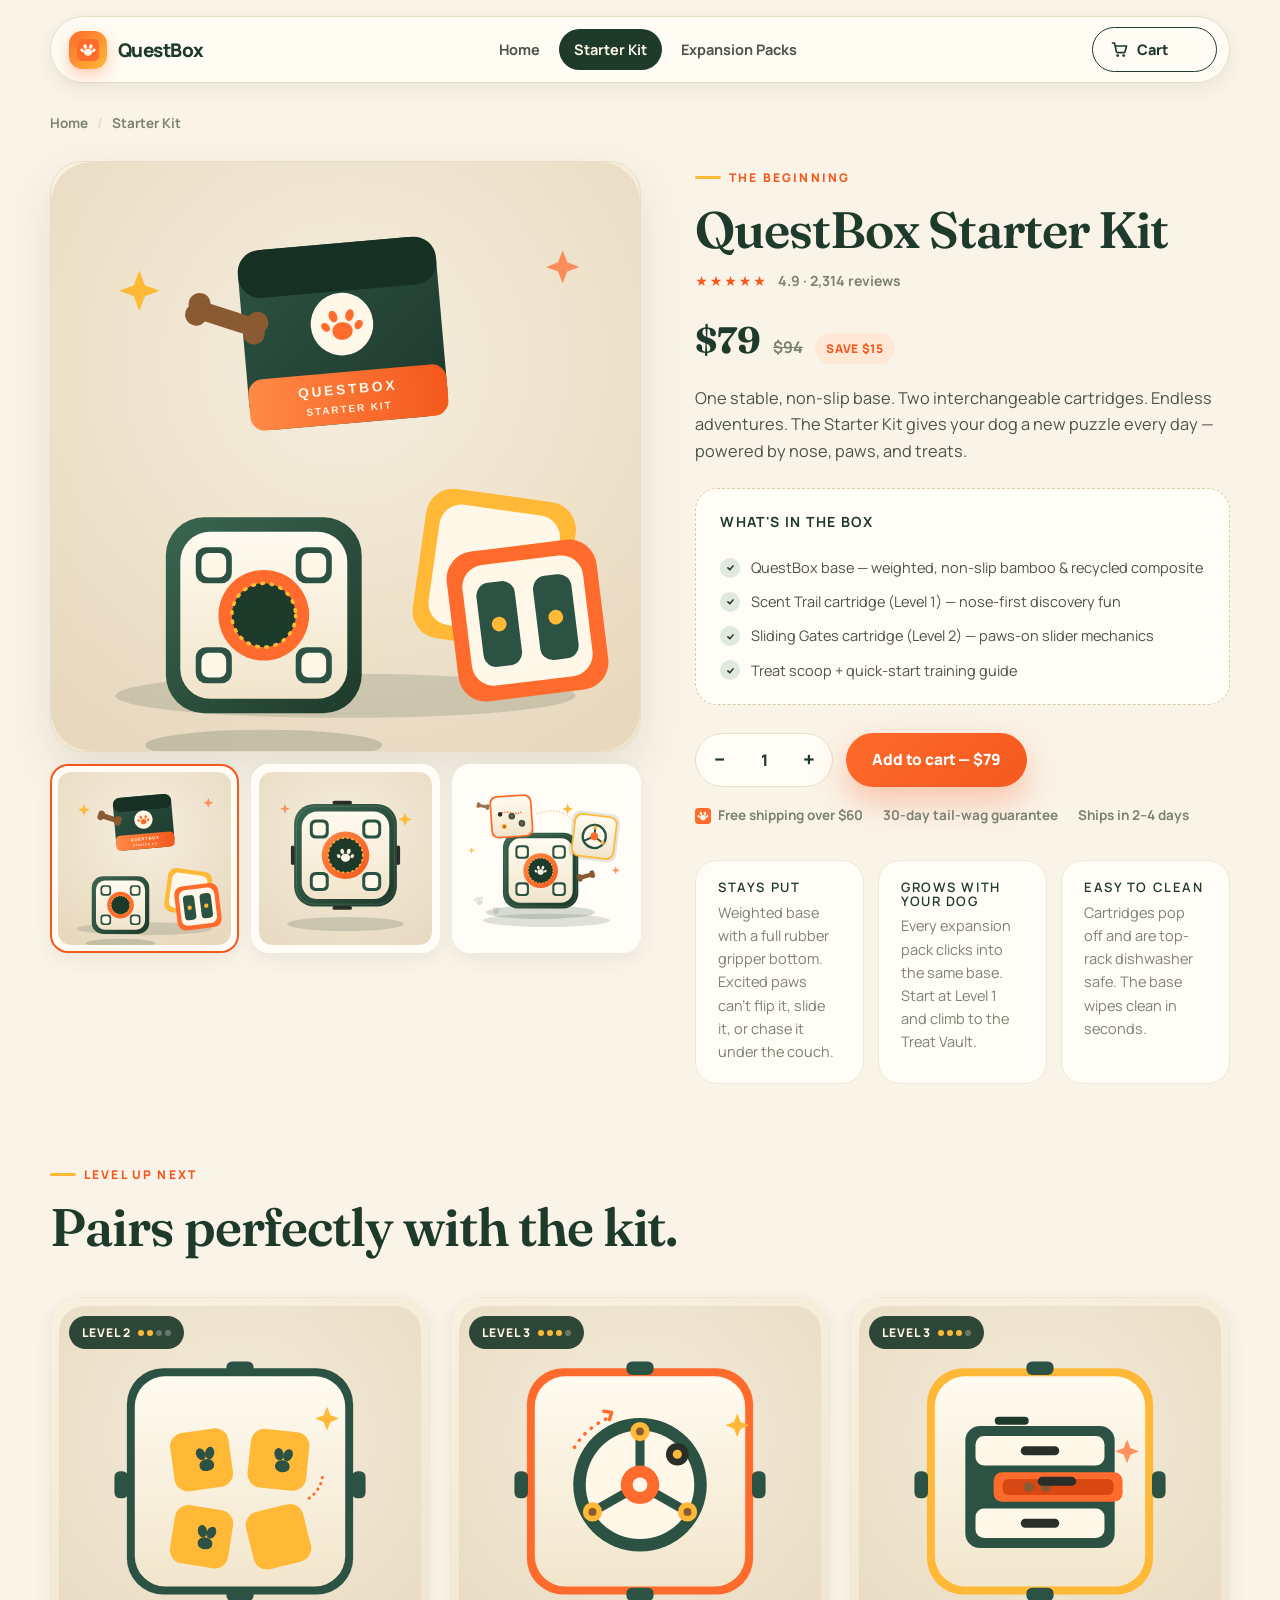
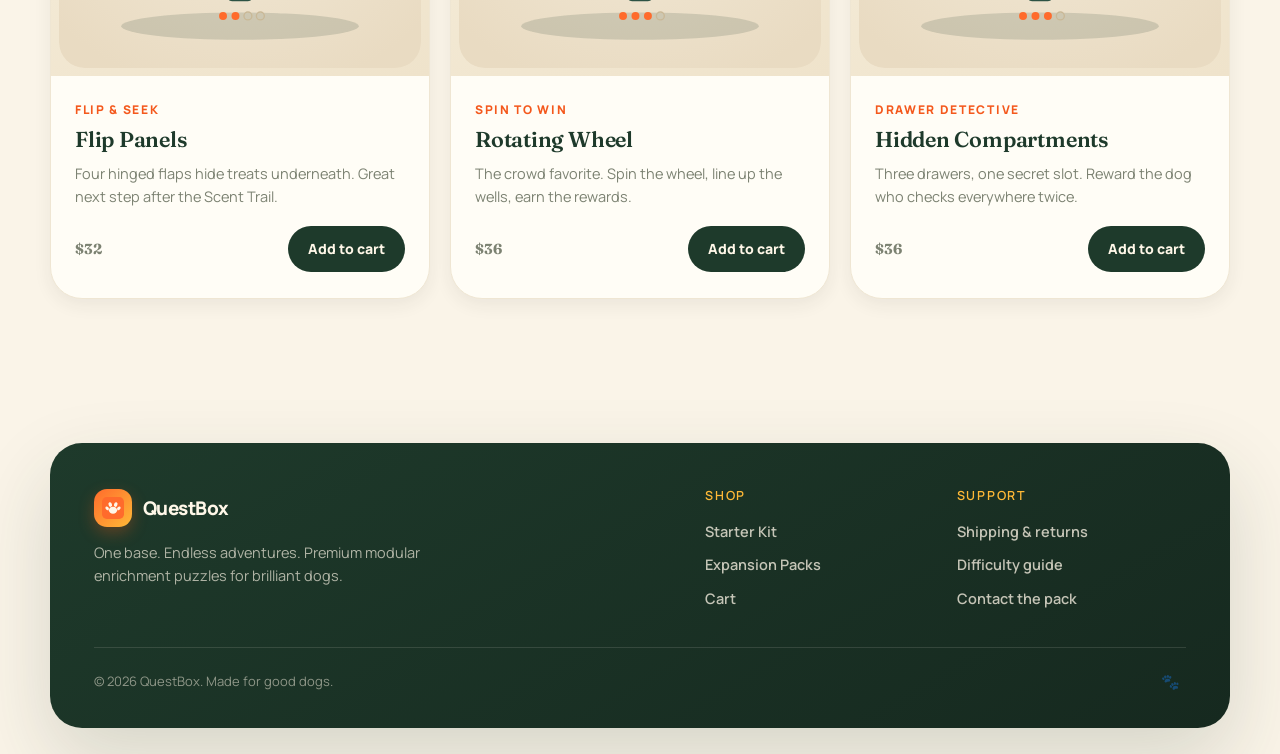
<file: starter-kit.html>
<!DOCTYPE html>
<html lang="en">
<head>
  <meta charset="UTF-8" />
  <meta name="viewport" content="width=device-width, initial-scale=1.0" />
  <meta name="description" content="The QuestBox Starter Kit: one stable, non-slip puzzle base plus the Scent Trail and Sliding Gates cartridges. The beginning of endless adventures." />
  <title>Starter Kit | QuestBox</title>
  <link rel="preconnect" href="https://fonts.googleapis.com">
  <link rel="preconnect" href="https://fonts.gstatic.com" crossorigin>
  <link href="https://fonts.googleapis.com/css2?family=Fraunces:opsz,wght@9..144,500;9..144,600;9..144,700&family=Manrope:wght@400;600;700;800&display=swap" rel="stylesheet">
  <link rel="icon" href="assets/favicon.svg" type="image/svg+xml" />
  <link rel="stylesheet" href="styles.css" />
</head>
<body>
  <header class="site-header">
    <a class="brand" href="index.html" aria-label="QuestBox home">
      <span class="brand-mark"><img src="assets/favicon.svg" alt="" /></span>
      <span>QuestBox</span>
    </a>
    <nav class="nav-links" aria-label="Primary navigation">
      <a href="index.html">Home</a>
      <a href="starter-kit.html" class="active">Starter Kit</a>
      <a href="expansion-packs.html">Expansion Packs</a>
    </nav>
    <div class="header-actions">
      <a class="cart-button" href="cart.html">
        <svg width="17" height="17" viewBox="0 0 17 17" fill="none" aria-hidden="true"><path d="M1.5 2h2l1.9 8.6a1.4 1.4 0 0 0 1.4 1.1h5.9a1.4 1.4 0 0 0 1.4-1.1L15.5 5H4.2" stroke="currentColor" stroke-width="1.7" stroke-linecap="round" stroke-linejoin="round"/><circle cx="6.7" cy="14.6" r="1.4" fill="currentColor"/><circle cx="12.7" cy="14.6" r="1.4" fill="currentColor"/></svg>
        Cart
        <span class="cart-count">0</span>
      </a>
      <button class="menu-toggle" type="button" aria-label="Open menu" aria-expanded="false">
        <span></span><span></span><span></span>
      </button>
    </div>
  </header>
  <nav class="mobile-nav" aria-label="Mobile navigation">
    <a href="index.html">Home</a>
    <a href="starter-kit.html">Starter Kit</a>
    <a href="expansion-packs.html">Expansion Packs</a>
    <a href="cart.html">Cart</a>
  </nav>

  <main class="shell">
    <nav class="crumbs" aria-label="Breadcrumb">
      <a href="index.html">Home</a><span>Starter Kit</span>
    </nav>

    <div class="product-layout">
      <!-- Gallery -->
      <div class="gallery" data-gallery-main data-reveal>
        <div class="gallery-main">
          <img src="assets/starter-kit.svg" alt="QuestBox Starter Kit: box, base unit and two cartridges" />
        </div>
        <div class="gallery-thumbs">
          <button class="active" type="button" data-gallery-thumb aria-label="View full kit">
            <img src="assets/starter-kit.svg" alt="" />
          </button>
          <button type="button" data-gallery-thumb aria-label="View base unit detail">
            <img src="assets/base-unit.svg" alt="" />
          </button>
          <button type="button" data-gallery-thumb aria-label="View kit in action">
            <img src="assets/hero-quest.svg" alt="" />
          </button>
        </div>
      </div>

      <!-- Buy box -->
      <div class="buy-box" data-reveal>
        <p class="eyebrow">The beginning</p>
        <h1>QuestBox Starter Kit</h1>
        <p class="rating">
          <span class="stars" aria-hidden="true">★★★★★</span> 4.9 · 2,314 reviews
        </p>
        <div class="price-row">
          <p class="price">$79</p>
          <p class="was">$94</p>
          <p class="save">Save $15</p>
        </div>
        <p class="desc">One stable, non-slip base. Two interchangeable cartridges. Endless adventures. The Starter Kit gives your dog a new puzzle every day — powered by nose, paws, and treats.</p>

        <div class="inclusions">
          <strong>What's in the box</strong>
          <ul>
            <li>QuestBox base — weighted, non-slip bamboo &amp; recycled composite</li>
            <li>Scent Trail cartridge (Level 1) — nose-first discovery fun</li>
            <li>Sliding Gates cartridge (Level 2) — paws-on slider mechanics</li>
            <li>Treat scoop + quick-start training guide</li>
          </ul>
        </div>

        <div class="buy-actions">
          <div class="qty-field">
            <button type="button" data-qty-dec aria-label="Decrease quantity">&minus;</button>
            <input type="number" min="1" max="99" value="1" data-qty-input aria-label="Quantity" />
            <button type="button" data-qty-inc aria-label="Increase quantity">+</button>
          </div>
          <button class="button button-primary" type="button" data-add="starter-kit" data-use-qty>
            Add to cart — $79
          </button>
        </div>
        <div class="perks">
          <span><img src="assets/favicon.svg" alt="" /> Free shipping over $60</span>
          <span>30-day tail-wag guarantee</span>
          <span>Ships in 2–4 days</span>
        </div>

        <div class="detail-tiles">
          <div class="detail-tile">
            <h4>Stays put</h4>
            <p>Weighted base with a full rubber gripper bottom. Excited paws can't flip it, slide it, or chase it under the couch.</p>
          </div>
          <div class="detail-tile">
            <h4>Grows with your dog</h4>
            <p>Every expansion pack clicks into the same base. Start at Level 1 and climb to the Treat Vault.</p>
          </div>
          <div class="detail-tile">
            <h4>Easy to clean</h4>
            <p>Cartridges pop off and are top-rack dishwasher safe. The base wipes clean in seconds.</p>
          </div>
        </div>
      </div>
    </div>

    <!-- Related -->
    <section class="section">
      <div class="section-heading" data-reveal>
        <p class="eyebrow">Level up next</p>
        <h2>Pairs perfectly with the kit.</h2>
      </div>
      <div class="pack-grid">
        <article class="pack-card" data-reveal>
          <div class="pack-media">
            <span class="level-badge">Level 2 <span class="pips"><i class="on"></i><i class="on"></i><i></i><i></i></span></span>
            <img src="assets/pack-flip-panels.svg" alt="Flip Panels cartridge" />
          </div>
          <div class="pack-body">
            <p class="kicker">Flip &amp; seek</p>
            <h3>Flip Panels</h3>
            <p>Four hinged flaps hide treats underneath. Great next step after the Scent Trail.</p>
            <div class="pack-foot">
              <p class="price">$32</p>
              <button class="add-button" type="button" data-add="flip-panels">Add to cart</button>
            </div>
          </div>
        </article>
        <article class="pack-card" data-reveal>
          <div class="pack-media">
            <span class="level-badge">Level 3 <span class="pips"><i class="on"></i><i class="on"></i><i class="on"></i><i></i></span></span>
            <img src="assets/pack-rotating-wheel.svg" alt="Rotating Wheel cartridge" />
          </div>
          <div class="pack-body">
            <p class="kicker">Spin to win</p>
            <h3>Rotating Wheel</h3>
            <p>The crowd favorite. Spin the wheel, line up the wells, earn the rewards.</p>
            <div class="pack-foot">
              <p class="price">$36</p>
              <button class="add-button" type="button" data-add="rotating-wheel">Add to cart</button>
            </div>
          </div>
        </article>
        <article class="pack-card" data-reveal>
          <div class="pack-media">
            <span class="level-badge">Level 3 <span class="pips"><i class="on"></i><i class="on"></i><i class="on"></i><i></i></span></span>
            <img src="assets/pack-hidden-compartments.svg" alt="Hidden Compartments cartridge" />
          </div>
          <div class="pack-body">
            <p class="kicker">Drawer detective</p>
            <h3>Hidden Compartments</h3>
            <p>Three drawers, one secret slot. Reward the dog who checks everywhere twice.</p>
            <div class="pack-foot">
              <p class="price">$36</p>
              <button class="add-button" type="button" data-add="hidden-compartments">Add to cart</button>
            </div>
          </div>
        </article>
      </div>
    </section>
  </main>

  <footer class="site-footer">
    <div class="footer-grid">
      <div>
        <a class="brand" href="index.html">
          <span class="brand-mark"><img src="assets/favicon.svg" alt="" /></span>
          <span>QuestBox</span>
        </a>
        <p class="footer-tag">One base. Endless adventures. Premium modular enrichment puzzles for brilliant dogs.</p>
      </div>
      <div class="footer-cols">
        <div>
          <h4>Shop</h4>
          <a href="starter-kit.html">Starter Kit</a>
          <a href="expansion-packs.html">Expansion Packs</a>
          <a href="cart.html">Cart</a>
        </div>
        <div>
          <h4>Support</h4>
          <a href="#">Shipping &amp; returns</a>
          <a href="#">Difficulty guide</a>
          <a href="#">Contact the pack</a>
        </div>
      </div>
    </div>
    <div class="footer-bottom">
      <p>© 2026 QuestBox. Made for good dogs.</p>
      <p class="paws" aria-hidden="true">🐾</p>
    </div>
  </footer>

  <script src="script.js"></script>
  <script>
    // Product page quantity stepper
    document.addEventListener("DOMContentLoaded", () => {
      const input = document.querySelector("[data-qty-input]");
      document.querySelector("[data-qty-dec]")?.addEventListener("click", () => {
        input.value = Math.max(1, (parseInt(input.value, 10) || 1) - 1);
      });
      document.querySelector("[data-qty-inc]")?.addEventListener("click", () => {
        input.value = Math.min(99, (parseInt(input.value, 10) || 1) + 1);
      });
    });
  </script>
</body>
</html>
</file>
<file: styles.css>
﻿/* ============================================================
   QuestBox — premium modular dog enrichment brand
   Palette: cream / forest green / charcoal / orange / yellow
   ============================================================ */

:root {
  --cream: #faf4e8;
  --paper: #fffdf6;
  --sand: #f1e6d0;
  --line: #e8dcc4;
  --line-soft: #efe6d3;
  --forest: #1e3a2b;
  --pine: #2c5243;
  --sage: #dfe9dc;
  --ink: #22301f;
  --charcoal: #2a2e28;
  --body: #4c5347;
  --muted: #7c8272;
  --orange: #f4581c;
  --orange-soft: #ff6b2c;
  --yellow: #ffb937;
  --cream-text: #fff7e8;
  --radius-sm: 14px;
  --radius-md: 22px;
  --radius-lg: 32px;
  --shadow-sm: 0 6px 18px rgba(42, 46, 40, 0.07);
  --shadow-md: 0 18px 44px rgba(42, 46, 40, 0.1);
  --shadow-lg: 0 32px 80px rgba(30, 58, 43, 0.16);
  --ease: cubic-bezier(0.2, 0.8, 0.2, 1);
}

* { box-sizing: border-box; }
html { scroll-behavior: smooth; }
body {
  margin: 0;
  font-family: "Manrope", system-ui, sans-serif;
  font-size: 16px;
  line-height: 1.6;
  color: var(--body);
  background: var(--cream);
  overflow-x: hidden;
}

h1, h2, h3, h4 {
  margin: 0;
  color: var(--forest);
  font-family: "Fraunces", Georgia, serif;
  font-weight: 600;
  line-height: 1.04;
  letter-spacing: -0.02em;
}
h1 { font-size: clamp(2.9rem, 6.4vw, 5.4rem); }
h2 { font-size: clamp(2rem, 4.2vw, 3.3rem); }
h3 { font-size: 1.45rem; letter-spacing: -0.01em; }
p { margin: 0; }
a { color: inherit; text-decoration: none; }
img { display: block; max-width: 100%; }
button { cursor: pointer; font: inherit; }
input, select { font: inherit; }

.eyebrow {
  display: inline-flex;
  align-items: center;
  gap: 8px;
  color: var(--orange);
  font-size: 12px;
  font-weight: 800;
  letter-spacing: 0.18em;
  text-transform: uppercase;
  margin: 0 0 16px;
}
.eyebrow::before {
  content: "";
  width: 26px;
  height: 3px;
  border-radius: 2px;
  background: var(--yellow);
}

.shell { width: min(1180px, calc(100% - 40px)); margin: 0 auto; }

/* Single-column grids must track the container, not max-content (prevents mobile overflow) */
.hero, .step-grid, .pack-grid, .quote-grid, .cart-layout, .checkout-layout,
.product-layout, .ladder, .footer-grid, .detail-tiles, .form-grid {
  grid-template-columns: minmax(0, 1fr);
}

/* ---------------- Header ---------------- */
.site-header {
  position: sticky;
  top: 14px;
  z-index: 50;
  width: min(1180px, calc(100% - 40px));
  margin: 16px auto 0;
  display: flex;
  align-items: center;
  justify-content: space-between;
  gap: 16px;
  padding: 10px 12px 10px 18px;
  border: 1px solid var(--line);
  border-radius: 999px;
  background: rgba(255, 253, 246, 0.86);
  backdrop-filter: blur(18px);
  box-shadow: var(--shadow-sm);
}
.brand {
  display: inline-flex;
  align-items: center;
  gap: 11px;
  font-weight: 800;
  font-size: 1.18rem;
  letter-spacing: -0.03em;
  color: var(--forest);
}
.brand-mark {
  width: 38px;
  height: 38px;
  display: grid;
  place-items: center;
  border-radius: 13px;
  background: linear-gradient(135deg, var(--orange-soft), var(--yellow));
  box-shadow: 0 6px 16px rgba(244, 88, 28, 0.3);
  transition: transform 0.4s var(--ease);
}
.brand:hover .brand-mark { transform: rotate(-8deg) scale(1.06); }
.brand-mark img { width: 22px; }
.nav-links { display: none; align-items: center; gap: 4px; }
.nav-links a {
  padding: 9px 15px;
  border-radius: 999px;
  font-weight: 700;
  font-size: 14.5px;
  color: var(--body);
  transition: background 0.25s var(--ease), color 0.25s var(--ease);
}
.nav-links a:hover { background: var(--sand); color: var(--forest); }
.nav-links a.active { background: var(--forest); color: var(--cream-text); }
.header-actions { display: flex; align-items: center; gap: 10px; }

.cart-button {
  position: relative;
  display: inline-flex;
  align-items: center;
  gap: 9px;
  padding: 10px 18px;
  border: 1.5px solid var(--forest);
  border-radius: 999px;
  background: transparent;
  color: var(--forest);
  font-weight: 800;
  font-size: 14.5px;
  transition: background 0.25s var(--ease), color 0.25s var(--ease), transform 0.25s var(--ease);
}
.cart-button:hover { background: var(--forest); color: var(--cream-text); transform: translateY(-1px); }
.cart-button img { width: 17px; }
.cart-count {
  min-width: 21px;
  height: 21px;
  display: grid;
  place-items: center;
  padding: 0 5px;
  border-radius: 999px;
  background: var(--orange);
  color: #fff;
  font-size: 11.5px;
  font-weight: 800;
  transform: scale(0);
  transition: transform 0.35s cubic-bezier(0.34, 1.56, 0.64, 1);
}
.cart-count.has-items { transform: scale(1); }
.cart-count.bump { animation: bump 0.4s var(--ease); }
@keyframes bump { 40% { transform: scale(1.35); } }

.menu-toggle {
  display: grid;
  gap: 5px;
  padding: 11px;
  border: 0;
  background: transparent;
}
.menu-toggle span {
  width: 22px;
  height: 2.4px;
  border-radius: 2px;
  background: var(--forest);
  transition: transform 0.3s var(--ease), opacity 0.3s var(--ease);
}
.menu-toggle[aria-expanded="true"] span:nth-child(1) { transform: translateY(7.4px) rotate(45deg); }
.menu-toggle[aria-expanded="true"] span:nth-child(2) { opacity: 0; }
.menu-toggle[aria-expanded="true"] span:nth-child(3) { transform: translateY(-7.4px) rotate(-45deg); }

.mobile-nav {
  display: grid;
  gap: 4px;
  padding: 10px;
  position: fixed;
  top: 84px;
  left: 20px;
  right: 20px;
  z-index: 49;
  border: 1px solid var(--line);
  border-radius: var(--radius-md);
  background: var(--paper);
  box-shadow: var(--shadow-md);
  opacity: 0;
  transform: translateY(-12px);
  pointer-events: none;
  transition: opacity 0.3s var(--ease), transform 0.3s var(--ease);
}
.mobile-nav.open { opacity: 1; transform: translateY(0); pointer-events: auto; }
.mobile-nav a {
  padding: 13px 16px;
  border-radius: var(--radius-sm);
  font-weight: 800;
  color: var(--forest);
}
.mobile-nav a:hover { background: var(--sand); }

/* ---------------- Buttons ---------------- */
.button {
  display: inline-flex;
  align-items: center;
  justify-content: center;
  gap: 9px;
  min-height: 54px;
  padding: 0 26px;
  border: 0;
  border-radius: 999px;
  font-weight: 800;
  font-size: 15.5px;
  letter-spacing: -0.01em;
  transition: transform 0.3s var(--ease), box-shadow 0.3s var(--ease), background 0.3s var(--ease), color 0.3s var(--ease);
}
.button:active { transform: scale(0.97); }
.button-primary {
  background: linear-gradient(135deg, var(--orange-soft), var(--orange));
  color: #fff;
  box-shadow: 0 14px 34px rgba(244, 88, 28, 0.32);
}
.button-primary:hover { transform: translateY(-3px); box-shadow: 0 20px 44px rgba(244, 88, 28, 0.4); }
.button-forest {
  background: var(--forest);
  color: var(--cream-text);
  box-shadow: 0 14px 34px rgba(30, 58, 43, 0.28);
}
.button-forest:hover { transform: translateY(-3px); background: var(--pine); }
.button-secondary {
  border: 1.5px solid var(--line);
  background: var(--paper);
  color: var(--forest);
}
.button-secondary:hover { transform: translateY(-3px); border-color: var(--forest); }
.button[disabled] { opacity: 0.5; pointer-events: none; }
.button-sm { min-height: 44px; padding: 0 18px; font-size: 14px; }

/* ---------------- Hero ---------------- */
.hero {
  display: grid;
  gap: 46px;
  align-items: center;
  padding: 66px 0 30px;
}
.hero-copy p.lede {
  font-size: clamp(1.05rem, 1.6vw, 1.25rem);
  line-height: 1.7;
  max-width: 560px;
  margin: 22px 0 30px;
}
.hero-actions { display: flex; flex-wrap: wrap; gap: 14px; }
.hero-note {
  display: flex;
  align-items: center;
  gap: 10px;
  margin-top: 22px;
  color: var(--muted);
  font-size: 14px;
  font-weight: 700;
}
.hero-note .stars { color: var(--orange); letter-spacing: 2px; font-size: 15px; }
.hero-note img.avatars { width: 74px; height: 26px; }
.hero-note img.avatars image,
.hero-note img.avatars { border-radius: 999px; }

.hero-visual { position: relative; }
.hero-frame {
  position: relative;
  border-radius: var(--radius-lg);
  background:
    radial-gradient(circle at 18% 12%, rgba(255, 185, 55, 0.35), transparent 42%),
    radial-gradient(circle at 84% 88%, rgba(255, 107, 44, 0.22), transparent 46%),
    linear-gradient(150deg, #fdf8ec, #f3e8d2);
  border: 1px solid var(--line);
  box-shadow: var(--shadow-lg);
  overflow: hidden;
}
.hero-frame > img { width: 100%; animation: breathe 9s ease-in-out infinite; }
.floating-card {
  position: absolute;
  display: flex;
  align-items: center;
  gap: 11px;
  padding: 13px 17px;
  border: 1px solid var(--line);
  border-radius: 18px;
  background: rgba(255, 253, 246, 0.94);
  box-shadow: var(--shadow-md);
  font-size: 13.5px;
  font-weight: 800;
  color: var(--forest);
  animation: floaty 5.5s ease-in-out infinite;
}
.floating-card span { display: block; color: var(--muted); font-size: 11.5px; font-weight: 700; }
.floating-card .dot {
  width: 12px; height: 12px; border-radius: 50%;
  background: #6fbf8f;
  box-shadow: 0 0 0 7px rgba(111, 191, 143, 0.18);
  flex-shrink: 0;
}
.floating-card img { width: 40px; height: 40px; border-radius: 12px; }
.card-a { top: 22px; left: 18px; }
.card-b { bottom: 24px; right: 18px; animation-delay: 1.4s; }
@keyframes floaty { 0%, 100% { transform: translateY(0); } 50% { transform: translateY(-9px); } }
@keyframes breathe { 0%, 100% { transform: scale(1); } 50% { transform: scale(1.035); } }

/* ---------------- Trust strip ---------------- */
.trust-strip {
  display: flex;
  flex-wrap: wrap;
  align-items: center;
  justify-content: center;
  gap: 14px 34px;
  margin: 34px auto 0;
  padding: 20px 24px;
  border-block: 1px solid var(--line);
  color: var(--muted);
  font-weight: 700;
  font-size: 13.5px;
  letter-spacing: 0.06em;
  text-transform: uppercase;
}
.trust-strip strong { color: var(--forest); font-size: 15px; letter-spacing: 0; }

/* ---------------- Sections ---------------- */
.section { padding: 74px 0; }
.section-heading { max-width: 720px; margin-bottom: 42px; }
.section-heading p.sub { margin-top: 16px; color: var(--muted); font-size: 1.06rem; }
.section-heading.center { margin-inline: auto; text-align: center; }
.section-heading.center .eyebrow { justify-content: center; }

/* steps */
.step-grid { display: grid; gap: 18px; }
.step-card {
  position: relative;
  padding: 28px 26px 26px;
  border-radius: var(--radius-md);
  background: var(--paper);
  border: 1px solid var(--line-soft);
  box-shadow: var(--shadow-sm);
  transition: transform 0.35s var(--ease), box-shadow 0.35s var(--ease);
  overflow: hidden;
}
.step-card:hover { transform: translateY(-6px); box-shadow: var(--shadow-md); }
.step-card .step-num {
  position: absolute;
  top: 18px;
  right: 22px;
  font-family: "Fraunces", serif;
  font-size: 3.4rem;
  line-height: 1;
  color: var(--sand);
  font-weight: 700;
}
.step-card img { width: 56px; height: 56px; margin-bottom: 18px; }
.step-card h3 { font-size: 1.25rem; margin-bottom: 8px; }
.step-card p { font-size: 15px; }

/* ---------------- Pack / product cards ---------------- */
.pack-grid { display: grid; gap: 20px; }
.pack-card {
  display: flex;
  flex-direction: column;
  border-radius: var(--radius-lg);
  background: var(--paper);
  border: 1px solid var(--line-soft);
  box-shadow: var(--shadow-sm);
  overflow: hidden;
  transition: transform 0.35s var(--ease), box-shadow 0.35s var(--ease), border-color 0.35s var(--ease);
}
.pack-card:hover { transform: translateY(-7px); box-shadow: var(--shadow-md); border-color: #e3cfa4; }
.pack-media {
  position: relative;
  background: linear-gradient(160deg, #f8f1e0, #efe3cb);
  padding: 8px;
}
.pack-media img { width: 100%; border-radius: 26px; transition: transform 0.5s var(--ease); }
.pack-card:hover .pack-media img { transform: scale(1.035) rotate(-1deg); }
.level-badge {
  position: absolute;
  top: 18px;
  left: 18px;
  display: inline-flex;
  align-items: center;
  gap: 7px;
  padding: 7px 13px;
  border-radius: 999px;
  background: rgba(30, 58, 43, 0.92);
  color: var(--cream-text);
  font-size: 12px;
  font-weight: 800;
  letter-spacing: 0.08em;
  text-transform: uppercase;
}
.level-badge .pips { display: inline-flex; gap: 3px; }
.level-badge .pips i {
  width: 6px; height: 6px; border-radius: 50%;
  background: rgba(255, 247, 232, 0.28);
}
.level-badge .pips i.on { background: var(--yellow); }
.tag-badge {
  position: absolute;
  top: 18px;
  right: 18px;
  padding: 7px 12px;
  border-radius: 999px;
  background: var(--yellow);
  color: var(--charcoal);
  font-size: 11.5px;
  font-weight: 800;
  letter-spacing: 0.06em;
  text-transform: uppercase;
}
.pack-body { display: flex; flex-direction: column; gap: 10px; padding: 24px 24px 26px; flex: 1; }
.pack-body .kicker { color: var(--orange); font-size: 12px; font-weight: 800; letter-spacing: 0.14em; text-transform: uppercase; }
.pack-body h3 { font-size: 1.35rem; }
.pack-body p { font-size: 14.5px; color: var(--muted); flex: 1; }
.pack-foot { display: flex; align-items: center; justify-content: space-between; gap: 12px; margin-top: 8px; }
.price { font-family: "Fraunces", serif; font-size: 1.55rem; font-weight: 700; color: var(--forest); }
.price small { font-family: "Manrope", sans-serif; font-size: 12.5px; color: var(--muted); font-weight: 700; }

.add-button {
  display: inline-flex;
  align-items: center;
  gap: 8px;
  min-height: 46px;
  padding: 0 20px;
  border: 0;
  border-radius: 999px;
  background: var(--forest);
  color: var(--cream-text);
  font-weight: 800;
  font-size: 14px;
  transition: background 0.3s var(--ease), transform 0.3s var(--ease), box-shadow 0.3s var(--ease);
}
.add-button:hover { background: var(--orange); transform: translateY(-2px); box-shadow: 0 12px 26px rgba(244, 88, 28, 0.3); }
.add-button img { width: 16px; }
.add-button.added { background: #3d8b5f; }

/* ---------------- Difficulty band ---------------- */
.band {
  border-radius: var(--radius-lg);
  background:
    radial-gradient(circle at 88% 10%, rgba(255, 185, 55, 0.2), transparent 40%),
    linear-gradient(140deg, var(--forest), #16291f);
  color: var(--cream-text);
  padding: 54px 48px;
  box-shadow: var(--shadow-lg);
}
.band .eyebrow { color: var(--yellow); }
.band h2 { color: var(--cream-text); }
.band .section-heading p.sub { color: rgba(255, 247, 232, 0.72); }
.ladder { display: grid; gap: 14px; margin-top: 10px; }
.ladder-row {
  display: flex;
  align-items: center;
  gap: 18px;
  padding: 18px 22px;
  border-radius: var(--radius-md);
  background: rgba(255, 253, 246, 0.07);
  border: 1px solid rgba(255, 247, 232, 0.12);
  transition: transform 0.3s var(--ease), background 0.3s var(--ease);
}
.ladder-row:hover { transform: translateX(6px); background: rgba(255, 253, 246, 0.12); }
.ladder-row .lvl {
  flex-shrink: 0;
  width: 52px; height: 52px;
  display: grid; place-items: center;
  border-radius: 16px;
  font-family: "Fraunces", serif;
  font-size: 1.4rem;
  font-weight: 700;
  color: var(--charcoal);
  background: linear-gradient(135deg, var(--yellow), #ffd37e);
}
.ladder-row:nth-child(2) .lvl { background: linear-gradient(135deg, #ffc966, #ffb937); }
.ladder-row:nth-child(3) .lvl { background: linear-gradient(135deg, #ff8a47, var(--orange-soft)); color: #fff; }
.ladder-row:nth-child(4) .lvl { background: linear-gradient(135deg, var(--orange-soft), #e04a12); color: #fff; }
.ladder-row h3 { color: var(--cream-text); font-size: 1.12rem; margin-bottom: 3px; }
.ladder-row p { color: rgba(255, 247, 232, 0.66); font-size: 14px; }
.ladder-row .pips { margin-left: auto; display: flex; gap: 5px; flex-shrink: 0; }
.ladder-row .pips i { width: 9px; height: 9px; border-radius: 50%; background: rgba(255, 247, 232, 0.18); }
.ladder-row .pips i.on { background: var(--yellow); }

/* ---------------- Testimonials ---------------- */
.quote-grid { display: grid; gap: 18px; }
.quote-card {
  padding: 28px 26px;
  border-radius: var(--radius-lg);
  background: var(--paper);
  border: 1px solid var(--line-soft);
  box-shadow: var(--shadow-sm);
  display: flex;
  flex-direction: column;
  gap: 18px;
  transition: transform 0.35s var(--ease), box-shadow 0.35s var(--ease);
}
.quote-card:hover { transform: translateY(-6px); box-shadow: var(--shadow-md); }
.quote-card .stars { color: var(--orange); font-size: 15px; letter-spacing: 3px; }
.quote-card blockquote {
  margin: 0;
  font-family: "Fraunces", serif;
  font-size: 1.18rem;
  line-height: 1.45;
  color: var(--ink);
  flex: 1;
}
.quote-card .who { display: flex; align-items: center; gap: 13px; }
.quote-card .who img { width: 52px; height: 52px; border-radius: 50%; border: 2px solid var(--sand); }
.quote-card .who strong { display: block; color: var(--forest); font-size: 14.5px; }
.quote-card .who span { color: var(--muted); font-size: 13px; }

/* ---------------- CTA band ---------------- */
.cta-band {
  border-radius: var(--radius-lg);
  background: linear-gradient(135deg, var(--orange-soft), #e04a12);
  color: #fff;
  padding: 58px 48px;
  display: flex;
  flex-wrap: wrap;
  align-items: center;
  justify-content: space-between;
  gap: 26px;
  box-shadow: 0 30px 70px rgba(244, 88, 28, 0.35);
  position: relative;
  overflow: hidden;
}
.cta-band::after {
  content: "";
  position: absolute;
  right: -60px; top: -60px;
  width: 240px; height: 240px;
  border-radius: 50%;
  background: rgba(255, 255, 255, 0.14);
}
.cta-band h2 { color: #fff; font-size: clamp(1.8rem, 3.4vw, 2.7rem); max-width: 560px; }
.cta-band p { color: rgba(255, 255, 255, 0.85); margin-top: 10px; }
.cta-band .button { background: var(--cream-text); color: var(--orange); box-shadow: 0 16px 36px rgba(0, 0, 0, 0.18); }
.cta-band .button:hover { transform: translateY(-3px) scale(1.02); }

/* ---------------- Product page ---------------- */
.crumbs { display: flex; gap: 9px; padding: 30px 0 26px; color: var(--muted); font-size: 13.5px; font-weight: 700; }
.crumbs a:hover { color: var(--orange); }
.crumbs span::before { content: "/"; margin-right: 9px; color: var(--line); }

.product-layout { display: grid; gap: 40px; align-items: start; }
.gallery { position: sticky; top: 96px; }
.gallery-main {
  border-radius: var(--radius-lg);
  border: 1px solid var(--line);
  background: linear-gradient(160deg, #f8f1e0, #efe3cb);
  overflow: hidden;
  box-shadow: var(--shadow-md);
}
.gallery-main img { width: 100%; animation: none; }
.gallery-thumbs { display: grid; grid-template-columns: repeat(3, 1fr); gap: 12px; margin-top: 12px; }
.gallery-thumbs button {
  padding: 6px;
  border: 2px solid transparent;
  border-radius: 18px;
  background: var(--paper);
  box-shadow: var(--shadow-sm);
  transition: border-color 0.25s var(--ease), transform 0.25s var(--ease);
}
.gallery-thumbs button:hover { transform: translateY(-3px); }
.gallery-thumbs button.active { border-color: var(--orange); }
.gallery-thumbs img { width: 100%; border-radius: 13px; }

.buy-box h1 { font-size: clamp(2.2rem, 4vw, 3.3rem); }
.buy-box .rating { display: flex; align-items: center; gap: 10px; margin: 14px 0 4px; color: var(--muted); font-size: 14px; font-weight: 700; }
.buy-box .rating .stars { color: var(--orange); letter-spacing: 2px; }
.buy-box .price-row { display: flex; align-items: baseline; gap: 12px; margin: 18px 0 6px; }
.buy-box .price-row .price { font-size: 2.3rem; }
.buy-box .price-row .was { color: var(--muted); text-decoration: line-through; font-weight: 700; }
.buy-box .price-row .save {
  background: #ffe9d6; color: var(--orange);
  font-size: 12px; font-weight: 800; letter-spacing: 0.06em; text-transform: uppercase;
  padding: 6px 11px; border-radius: 999px;
}
.buy-box > p.desc { margin: 16px 0 24px; font-size: 1.02rem; }
.inclusions {
  display: grid; gap: 11px;
  margin: 22px 0 28px;
  padding: 22px 24px;
  border-radius: var(--radius-md);
  background: var(--paper);
  border: 1px dashed #dcc9a4;
}
.inclusions strong { color: var(--forest); font-size: 14px; letter-spacing: 0.1em; text-transform: uppercase; }
.inclusions li {
  display: flex; align-items: center; gap: 11px;
  font-size: 14.5px; color: var(--body);
}
.inclusions li::before {
  content: "";
  flex-shrink: 0;
  width: 20px; height: 20px;
  border-radius: 50%;
  background: var(--sage);
  background-image: url('data:image/svg+xml;utf8,<svg xmlns="http://www.w3.org/2000/svg" viewBox="0 0 20 20"><path d="M6 10.5l3 3 5-6" fill="none" stroke="%231e3a2b" stroke-width="2.4" stroke-linecap="round" stroke-linejoin="round"/></svg>');
  background-size: 13px;
  background-position: center;
  background-repeat: no-repeat;
}
.inclusions ul { list-style: none; margin: 12px 0 0; padding: 0; display: grid; gap: 11px; }

.buy-actions { display: flex; flex-wrap: wrap; gap: 13px; margin-bottom: 18px; }
.qty-field {
  display: inline-flex;
  align-items: center;
  border: 1.5px solid var(--line);
  border-radius: 999px;
  background: var(--paper);
  overflow: hidden;
}
.qty-field button {
  width: 46px; height: 52px;
  border: 0; background: transparent;
  font-size: 1.3rem; font-weight: 800; color: var(--forest);
  transition: background 0.2s var(--ease);
}
.qty-field button:hover { background: var(--sand); }
.qty-field input {
  width: 44px; height: 52px;
  border: 0; background: transparent;
  text-align: center; font-weight: 800; color: var(--forest);
  -moz-appearance: textfield;
}
.qty-field input::-webkit-outer-spin-button,
.qty-field input::-webkit-inner-spin-button { -webkit-appearance: none; margin: 0; }

.perks { display: flex; flex-wrap: wrap; gap: 9px 20px; color: var(--muted); font-size: 13.5px; font-weight: 700; }
.perks span { display: inline-flex; align-items: center; gap: 7px; }
.perks img { width: 16px; }

.detail-tiles { display: grid; gap: 14px; margin-top: 34px; }
.detail-tile {
  padding: 20px 22px;
  border-radius: var(--radius-md);
  background: var(--paper);
  border: 1px solid var(--line-soft);
}
.detail-tile h4 { font-family: "Manrope", sans-serif; font-size: 13px; letter-spacing: 0.12em; text-transform: uppercase; color: var(--forest); margin-bottom: 6px; }
.detail-tile p { font-size: 14.5px; color: var(--muted); }

/* ---------------- Filters (expansion packs) ---------------- */
.filter-row { display: flex; flex-wrap: wrap; gap: 10px; margin-bottom: 36px; }
.chip {
  padding: 11px 20px;
  border: 1.5px solid var(--line);
  border-radius: 999px;
  background: var(--paper);
  color: var(--body);
  font-weight: 800;
  font-size: 14px;
  transition: all 0.25s var(--ease);
}
.chip:hover { border-color: var(--forest); color: var(--forest); }
.chip.active { background: var(--forest); border-color: var(--forest); color: var(--cream-text); }
.chip .dot { display: inline-block; width: 8px; height: 8px; border-radius: 50%; margin-right: 8px; }

/* ---------------- Cart ---------------- */
.page-head { padding: 52px 0 8px; }
.page-head h1 { font-size: clamp(2.1rem, 4vw, 3.1rem); }
.page-head p { margin-top: 10px; color: var(--muted); }

.cart-layout { display: grid; gap: 26px; align-items: start; padding: 34px 0 10px; }
.cart-items { display: grid; gap: 14px; }
.cart-item {
  display: grid;
  grid-template-columns: 96px 1fr auto;
  gap: 18px;
  align-items: center;
  padding: 16px;
  border-radius: var(--radius-md);
  background: var(--paper);
  border: 1px solid var(--line-soft);
  box-shadow: var(--shadow-sm);
  transition: transform 0.3s var(--ease), box-shadow 0.3s var(--ease);
  animation: item-in 0.45s var(--ease);
}
@keyframes item-in { from { opacity: 0; transform: translateY(14px); } }
.cart-item.removing { transition: opacity 0.3s, transform 0.3s; opacity: 0; transform: translateX(30px) scale(0.96); }
.cart-item img.thumb { width: 96px; height: 96px; border-radius: 16px; background: var(--sand); }
.cart-item .info h3 { font-size: 1.08rem; margin-bottom: 3px; }
.cart-item .info .meta { color: var(--muted); font-size: 13px; font-weight: 700; }
.cart-item .line-price { font-family: "Fraunces", serif; font-size: 1.25rem; font-weight: 700; color: var(--forest); text-align: right; }
.cart-item .controls { display: flex; align-items: center; gap: 14px; margin-top: 10px; }
.cart-item .qty-field { transform: scale(0.92); transform-origin: left; }
.cart-item .qty-field button { height: 44px; }
.cart-item .qty-field input { height: 44px; }
.remove-link {
  border: 0; background: none;
  color: var(--muted); font-size: 13px; font-weight: 800;
  text-decoration: underline; text-underline-offset: 3px;
  transition: color 0.2s var(--ease);
}
.remove-link:hover { color: var(--orange); }

.summary-card {
  padding: 28px 26px;
  border-radius: var(--radius-lg);
  background: var(--forest);
  color: var(--cream-text);
  box-shadow: var(--shadow-lg);
  position: sticky;
  top: 96px;
}
.summary-card h3 { color: var(--cream-text); font-size: 1.3rem; margin-bottom: 18px; }
.summary-card .row { display: flex; justify-content: space-between; font-size: 14.5px; padding: 7px 0; color: rgba(255, 247, 232, 0.8); }
.summary-card .row strong { color: var(--cream-text); }
.summary-card .row.total {
  margin-top: 12px; padding-top: 16px;
  border-top: 1px solid rgba(255, 247, 232, 0.16);
  font-size: 1.05rem;
}
.summary-card .row.total strong { font-family: "Fraunces", serif; font-size: 1.6rem; }
.summary-card .free-ship {
  display: flex; align-items: center; gap: 9px;
  margin: 16px 0;
  padding: 12px 14px;
  border-radius: var(--radius-sm);
  background: rgba(255, 185, 55, 0.14);
  border: 1px solid rgba(255, 185, 55, 0.3);
  color: var(--yellow);
  font-size: 13px; font-weight: 800;
}
.summary-card .button { width: 100%; margin-top: 8px; background: var(--orange); color: #fff; }
.summary-card .button:hover { transform: translateY(-2px); }
.summary-card .fineprint { margin-top: 14px; text-align: center; color: rgba(255, 247, 232, 0.55); font-size: 12.5px; }
.progress-track { height: 8px; border-radius: 999px; background: rgba(255, 247, 232, 0.14); overflow: hidden; margin: 12px 0 4px; }
.progress-fill { height: 100%; border-radius: 999px; background: linear-gradient(90deg, var(--yellow), var(--orange-soft)); transition: width 0.5s var(--ease); }

.empty-cart {
  text-align: center;
  padding: 70px 30px;
  border-radius: var(--radius-lg);
  border: 2px dashed var(--line);
  background: var(--paper);
}
.empty-cart img { width: 110px; margin: 0 auto 22px; opacity: 0.9; }
.empty-cart h3 { margin-bottom: 8px; }
.empty-cart p { color: var(--muted); margin-bottom: 24px; }

/* ---------------- Checkout ---------------- */
.checkout-layout { display: grid; gap: 26px; align-items: start; padding: 34px 0 10px; }
.form-card {
  padding: 30px 28px;
  border-radius: var(--radius-lg);
  background: var(--paper);
  border: 1px solid var(--line-soft);
  box-shadow: var(--shadow-sm);
}
.form-card + .form-card { margin-top: 20px; }
.form-card h3 { margin-bottom: 4px; font-size: 1.25rem; }
.form-card > p { color: var(--muted); font-size: 14px; margin-bottom: 20px; }
.form-grid { display: grid; gap: 14px; }
.form-grid.two { grid-template-columns: 1fr; }
.field label { display: block; font-size: 13px; font-weight: 800; color: var(--forest); margin-bottom: 7px; }
.field input, .field select {
  width: 100%;
  min-height: 52px;
  padding: 0 17px;
  border: 1.5px solid var(--line);
  border-radius: var(--radius-sm);
  background: var(--cream);
  color: var(--ink);
  transition: border-color 0.25s var(--ease), box-shadow 0.25s var(--ease);
}
.field input:focus, .field select:focus {
  outline: none;
  border-color: var(--orange);
  box-shadow: 0 0 0 4px rgba(244, 88, 28, 0.12);
}
.field input.invalid, .field select.invalid { border-color: #d64545; box-shadow: 0 0 0 4px rgba(214, 69, 69, 0.12); }
.checkout-summary .summary-card { position: static; }
.checkout-summary .mini-item { display: flex; align-items: center; gap: 13px; padding: 9px 0; }
.checkout-summary .mini-item img { width: 52px; height: 52px; border-radius: 12px; background: var(--sand); }
.checkout-summary .mini-item .n { flex: 1; font-size: 14px; font-weight: 800; color: var(--cream-text); }
.checkout-summary .mini-item .n span { display: block; color: rgba(255, 247, 232, 0.6); font-size: 12.5px; font-weight: 700; }
.checkout-summary .mini-item .p { font-weight: 800; font-size: 14px; }
.pay-note {
  display: flex; align-items: center; gap: 10px;
  margin-top: 16px;
  padding: 13px 15px;
  border-radius: var(--radius-sm);
  background: var(--sage);
  color: var(--pine);
  font-size: 13px; font-weight: 700;
}

.success-panel {
  max-width: 620px;
  margin: 40px auto 0;
  padding: 54px 40px;
  text-align: center;
  border-radius: var(--radius-lg);
  background: var(--paper);
  border: 1px solid var(--line-soft);
  box-shadow: var(--shadow-lg);
}
.success-panel .badge-check {
  width: 84px; height: 84px;
  margin: 0 auto 24px;
  display: grid; place-items: center;
  border-radius: 50%;
  background: linear-gradient(135deg, #3d8b5f, #2c7a4f);
  box-shadow: 0 18px 40px rgba(61, 139, 95, 0.4);
  animation: pop 0.6s cubic-bezier(0.34, 1.56, 0.64, 1);
}
.success-panel .badge-check img { width: 40px; }
@keyframes pop { from { transform: scale(0); } }
.success-panel h2 { font-size: 2rem; }
.success-panel p { color: var(--muted); margin: 14px 0 26px; }
.success-panel .order-no { color: var(--forest); font-weight: 800; }

/* ---------------- Footer ---------------- */
.site-footer {
  width: min(1180px, calc(100% - 40px));
  margin: 70px auto 26px;
  padding: 46px 44px 34px;
  border-radius: var(--radius-lg);
  background: linear-gradient(150deg, var(--forest), #16291f);
  color: var(--cream-text);
  box-shadow: var(--shadow-lg);
}
.footer-grid { display: grid; gap: 34px; padding-bottom: 32px; border-bottom: 1px solid rgba(255, 247, 232, 0.12); }
.site-footer .brand { color: var(--cream-text); }
.site-footer .brand-mark { background: linear-gradient(135deg, var(--orange-soft), var(--yellow)); }
.footer-tag { margin-top: 14px; color: rgba(255, 247, 232, 0.65); max-width: 340px; font-size: 14.5px; }
.footer-cols { display: grid; grid-template-columns: repeat(2, 1fr); gap: 22px; }
.footer-cols h4 { font-family: "Manrope", sans-serif; font-size: 12.5px; letter-spacing: 0.14em; text-transform: uppercase; color: var(--yellow); margin: 0 0 13px; }
.footer-cols a { display: block; padding: 5px 0; color: rgba(255, 247, 232, 0.75); font-size: 14.5px; font-weight: 600; transition: color 0.2s var(--ease), transform 0.2s var(--ease); }
.footer-cols a:hover { color: #fff; transform: translateX(3px); }
.footer-bottom {
  display: flex; flex-wrap: wrap; align-items: center; justify-content: space-between; gap: 12px;
  padding-top: 22px;
  color: rgba(255, 247, 232, 0.5);
  font-size: 13px;
}
.footer-bottom .paws { letter-spacing: 6px; font-size: 15px; }

/* ---------------- Toast ---------------- */
.toast {
  position: fixed;
  left: 50%;
  bottom: 26px;
  z-index: 90;
  display: flex;
  align-items: center;
  gap: 12px;
  padding: 15px 22px;
  border-radius: 999px;
  background: var(--charcoal);
  color: var(--cream-text);
  font-weight: 800;
  font-size: 14.5px;
  box-shadow: 0 22px 50px rgba(0, 0, 0, 0.3);
  transform: translate(-50%, 90px);
  opacity: 0;
  transition: transform 0.45s cubic-bezier(0.34, 1.4, 0.64, 1), opacity 0.35s var(--ease);
  pointer-events: none;
  white-space: nowrap;
}
.toast.show { transform: translate(-50%, 0); opacity: 1; }
.toast img { width: 20px; }

/* ---------------- Reveal animations ---------------- */
[data-reveal] { opacity: 0; transform: translateY(26px); transition: opacity 0.8s var(--ease), transform 0.8s var(--ease); }
[data-reveal].is-visible { opacity: 1; transform: translateY(0); }

/* ---------------- Responsive ---------------- */
@media (min-width: 680px) {
  .step-grid { grid-template-columns: repeat(3, 1fr); }
  .quote-grid { grid-template-columns: repeat(3, 1fr); }
  .footer-grid { grid-template-columns: 1.2fr 1fr; }
  .form-grid.two { grid-template-columns: 1fr 1fr; }
  .ladder { grid-template-columns: 1fr 1fr; }
}

@media (min-width: 940px) {
  .nav-links { display: flex; }
  .menu-toggle { display: none; }
  .mobile-nav { display: none; }
  .hero { grid-template-columns: minmax(0, 0.95fr) minmax(430px, 1.05fr); padding-top: 80px; }
  .pack-grid { grid-template-columns: repeat(3, 1fr); }
  .pack-grid.two-col { grid-template-columns: repeat(2, 1fr); }
  .cart-layout { grid-template-columns: 1.6fr 1fr; }
  .checkout-layout { grid-template-columns: 1.5fr 1fr; }
  .product-layout { grid-template-columns: 1.05fr 0.95fr; gap: 54px; }
  .detail-tiles { grid-template-columns: repeat(3, 1fr); }
}

@media (max-width: 560px) {
  .shell, .site-header, .site-footer { width: calc(100% - 24px); }
  .hero { padding-top: 40px; }
  .floating-card { font-size: 12px; padding: 10px 13px; }
  .card-a { left: 10px; top: 12px; }
  .card-b { right: 10px; bottom: 12px; }
  .band, .cta-band { padding: 36px 26px; }
  .cart-item { grid-template-columns: 72px 1fr; }
  .cart-item img.thumb { width: 72px; height: 72px; }
  .cart-item .line-price { grid-column: 2; text-align: left; }
  .site-footer { padding: 34px 26px 26px; }
}

@media (prefers-reduced-motion: reduce) {
  *, *::before, *::after { animation: none !important; transition: none !important; }
  html { scroll-behavior: auto; }
  [data-reveal] { opacity: 1; transform: none; }
}
</file>
<file: puzzle.css>
/* ============================================================
   QuestBox — "Can Your Pup Crack It?" mini puzzle game
   Uses the global design tokens defined in styles.css.
   All selectors are namespaced qp- / .qp- to avoid collisions.
   ============================================================ */

.qp-layout {
  display: grid;
  grid-template-columns: minmax(0, 1fr);
  gap: 24px;
  align-items: start;
}

/* ---------------- Cartridge (puzzle board) ---------------- */
.qp-cartridge {
  position: relative;
  padding: 24px;
  border-radius: var(--radius-lg);
  background:
    radial-gradient(circle at 14% 8%, rgba(255, 185, 55, 0.28), transparent 40%),
    radial-gradient(circle at 88% 92%, rgba(255, 107, 44, 0.16), transparent 44%),
    linear-gradient(160deg, #f8f1e0, #efe3cb);
  border: 1px solid #e3cfa4;
  box-shadow: var(--shadow-lg), inset 0 2px 0 rgba(255, 255, 255, 0.65);
}

.qp-cartridge-top {
  display: flex;
  align-items: center;
  justify-content: space-between;
  gap: 12px;
  margin-bottom: 18px;
}

.qp-cartridge-label {
  display: inline-flex;
  align-items: center;
  gap: 7px;
  padding: 7px 13px;
  border-radius: 999px;
  background: rgba(30, 58, 43, 0.92);
  color: var(--cream-text);
  font-size: 12px;
  font-weight: 800;
  letter-spacing: 0.08em;
  text-transform: uppercase;
}

.qp-cartridge-label::before {
  content: "";
  width: 7px;
  height: 7px;
  border-radius: 50%;
  background: var(--yellow);
}

.qp-cartridge-note {
  color: var(--muted);
  font-size: 11.5px;
  font-weight: 800;
  letter-spacing: 0.1em;
  text-transform: uppercase;
}

/* ---------------- Gates ---------------- */
.qp-gates {
  display: grid;
  grid-template-columns: repeat(3, minmax(0, 1fr));
  gap: 14px;
}

.qp-gate {
  position: relative;
  min-height: 150px;
  padding: 0;
  border: 0;
  border-radius: 18px;
  background: transparent;
  overflow: hidden;
  cursor: pointer;
  -webkit-tap-highlight-color: transparent;
}

/* well (behind the door) */
.qp-well {
  position: absolute;
  inset: 0;
  display: grid;
  place-items: center;
  border-radius: 18px;
  background: linear-gradient(160deg, var(--forest), #16291f);
  box-shadow: inset 0 4px 14px rgba(0, 0, 0, 0.45);
}

.qp-well svg {
  width: 30px;
  color: rgba(255, 247, 232, 0.28);
}

.qp-well::after {
  content: "";
  position: absolute;
  inset: 0;
  border-radius: 18px;
  background: radial-gradient(circle at 50% 55%, rgba(255, 185, 55, 0.55), transparent 62%);
  opacity: 0;
}

.qp-gate.is-open .qp-well::after {
  animation: qp-glow 1.2s var(--ease);
}

@keyframes qp-glow {
  0% { opacity: 0; }
  35% { opacity: 1; }
  100% { opacity: 0.22; }
}

/* sliding door */
.qp-door {
  position: absolute;
  inset: 0;
  display: flex;
  align-items: center;
  justify-content: flex-end;
  padding: 14px;
  border-radius: 18px;
  background: linear-gradient(165deg, var(--paper), #f3ead6);
  border: 1px solid var(--line);
  box-shadow: inset 0 -3px 0 rgba(30, 58, 43, 0.06);
  transform: translateX(var(--qp-slide, 0%));
  transition: transform 0.45s var(--ease), box-shadow 0.3s var(--ease);
}

.qp-door svg {
  width: 34px;
  color: #d9c8a5;
}

.qp-knob {
  position: absolute;
  left: 12px;
  top: 50%;
  transform: translateY(-50%);
  display: grid;
  place-items: center;
  gap: 3px;
  width: 16px;
  height: 54%;
  padding: 5px 0;
  border-radius: 999px;
  background: linear-gradient(180deg, var(--orange-soft), var(--orange));
  box-shadow: 0 4px 10px rgba(244, 88, 28, 0.35);
}

.qp-knob i {
  width: 7px;
  height: 2px;
  border-radius: 2px;
  background: rgba(255, 255, 255, 0.75);
}

/* hover: door nudges open (pointer devices only) */
@media (hover: hover) {
  .qp-gate:hover .qp-door {
    --qp-slide: -12%;
    box-shadow: 0 10px 24px rgba(30, 58, 43, 0.18), inset 0 -3px 0 rgba(30, 58, 43, 0.06);
  }
}

.qp-gate:focus-visible {
  outline: 3px solid rgba(244, 88, 28, 0.45);
  outline-offset: 3px;
}

/* demo peek + open states win over hover (declared after) */
.qp-gate.is-peek .qp-door {
  --qp-slide: -34%;
  box-shadow: 0 0 0 3px rgba(255, 185, 55, 0.65), 0 12px 26px rgba(30, 58, 43, 0.2);
}

.qp-gate.is-open .qp-door {
  --qp-slide: -108%;
}

.qp-gate.is-open {
  cursor: default;
}

/* wrong-gate shake */
.qp-gate.is-wrong {
  animation: qp-shake 0.45s var(--ease);
}

@keyframes qp-shake {
  20% { transform: translateX(-5px) rotate(-1.2deg); }
  45% { transform: translateX(5px) rotate(1.2deg); }
  70% { transform: translateX(-3px); }
  90% { transform: translateX(2px); }
}

.qp-mount.is-demo .qp-gate,
.qp-mount.is-demo .qp-gate:hover {
  cursor: progress;
}

/* ---------------- Scent trail connector ---------------- */
.qp-trail {
  display: flex;
  align-items: center;
  gap: 12px;
  margin: 16px 6px;
}

.qp-trail span {
  flex: 1;
  border-top: 2px dashed #d9c8a5;
}

.qp-trail svg {
  width: 22px;
  color: #c9b48c;
  transform: rotate(-18deg);
}

/* ---------------- Vault ---------------- */
.qp-vault {
  position: relative;
  height: 132px;
  border-radius: 20px;
  overflow: hidden;
  box-shadow: var(--shadow-md);
}

.qp-vault-cavity {
  position: absolute;
  inset: 0;
  display: grid;
  place-items: center;
  background: linear-gradient(160deg, var(--forest), #16291f);
}

.qp-vault-cavity::before {
  content: "";
  position: absolute;
  inset: 7px;
  border: 2px dashed rgba(255, 247, 232, 0.22);
  border-radius: 14px;
}

.qp-treat {
  position: relative;
  z-index: 2;
  display: block;
  width: 84px;
  color: var(--orange);
  transform: rotate(-12deg);
  filter: drop-shadow(0 6px 14px rgba(244, 88, 28, 0.45));
}

.qp-vault.is-open .qp-treat {
  animation: qp-treat-pop 0.8s cubic-bezier(0.34, 1.56, 0.64, 1) 0.15s backwards;
}

@keyframes qp-treat-pop {
  from { transform: scale(0.2) rotate(-50deg); }
  to { transform: scale(1.12) rotate(-12deg); }
}

.qp-confetti {
  position: absolute;
  inset: 0;
  z-index: 3;
  overflow: hidden;
  pointer-events: none;
}

.qp-confetti span {
  position: absolute;
  top: -14px;
  border-radius: 2px;
  animation: qp-fall ease-in forwards;
}

@keyframes qp-fall {
  to {
    transform: translateY(190px) rotate(640deg);
    opacity: 0;
  }
}

.qp-vault-door {
  position: absolute;
  inset: 0;
  z-index: 4;
  display: flex;
  align-items: center;
  justify-content: center;
  gap: 14px;
  background: linear-gradient(165deg, var(--paper), #f3ead6);
  border-radius: 20px;
  border: 1px solid var(--line);
  transform: translateY(var(--qp-vslide, 0%));
  transition: transform 0.7s var(--ease);
}

.qp-vault.is-open .qp-vault-door {
  --qp-vslide: -102%;
}

.qp-vault-grip {
  display: grid;
  gap: 3px;
  padding: 9px 6px;
  border-radius: 10px;
  background: var(--sand);
  box-shadow: inset 0 0 0 1px var(--line);
}

.qp-vault-grip i {
  width: 18px;
  height: 3px;
  border-radius: 2px;
  background: #c9b48c;
}

.qp-vault-text {
  color: var(--muted);
  font-size: 12px;
  font-weight: 800;
  letter-spacing: 0.14em;
  text-transform: uppercase;
}

/* ---------------- HUD ---------------- */
.qp-hud {
  display: flex;
  flex-wrap: wrap;
  align-items: center;
  justify-content: space-between;
  gap: 10px 16px;
  margin-top: 20px;
}

.qp-progress {
  display: inline-flex;
  align-items: center;
  gap: 10px;
  color: var(--body);
  font-size: 13.5px;
  font-weight: 800;
}

.qp-pips {
  display: inline-flex;
  gap: 6px;
}

.qp-pips i {
  width: 11px;
  height: 11px;
  border-radius: 50%;
  background: var(--sand);
  box-shadow: inset 0 0 0 1px var(--line);
  transition: background 0.3s var(--ease), transform 0.3s var(--ease);
}

.qp-pips i.on {
  background: linear-gradient(135deg, var(--orange-soft), var(--orange));
  box-shadow: 0 3px 8px rgba(244, 88, 28, 0.35);
  transform: scale(1.12);
}

.qp-stats {
  display: inline-flex;
  gap: 8px;
}

.qp-stat {
  padding: 7px 13px;
  border-radius: 999px;
  background: rgba(255, 253, 246, 0.85);
  border: 1px solid var(--line);
  color: var(--forest);
  font-size: 12.5px;
  font-weight: 800;
  letter-spacing: 0.02em;
  font-variant-numeric: tabular-nums;
}

/* ---------------- Message + actions ---------------- */
.qp-message {
  min-height: 30px;
  margin-top: 14px;
  color: var(--body);
  font-size: 15px;
  font-weight: 700;
  transition: color 0.3s var(--ease);
}

.qp-message.is-hint {
  color: var(--orange);
}

.qp-message.is-win {
  color: var(--forest);
  font-family: "Fraunces", Georgia, serif;
  font-size: 1.3rem;
  font-weight: 700;
  letter-spacing: -0.01em;
  animation: qp-msg-pop 0.55s cubic-bezier(0.34, 1.56, 0.64, 1);
}

@keyframes qp-msg-pop {
  from { transform: scale(0.85); opacity: 0; }
}

.qp-actions {
  display: flex;
  flex-wrap: wrap;
  gap: 12px;
  margin-top: 16px;
}

.qp-actions .button[hidden] {
  display: none;
}

.qp-actions [data-qp="restart"]:not([hidden]) {
  animation: qp-msg-pop 0.5s cubic-bezier(0.34, 1.56, 0.64, 1);
}

.qp-actions .button:focus-visible {
  outline: 3px solid rgba(244, 88, 28, 0.45);
  outline-offset: 2px;
}

/* ---------------- Aside: how to play ---------------- */
.qp-aside {
  display: grid;
  gap: 14px;
}

.qp-aside-card {
  padding: 26px 26px 24px;
  border-radius: var(--radius-lg);
  background: var(--paper);
  border: 1px solid var(--line-soft);
  box-shadow: var(--shadow-sm);
}

.qp-aside-card h3 {
  font-size: 1.3rem;
  margin-bottom: 16px;
}

.qp-steps {
  list-style: none;
  counter-reset: qp-step;
  margin: 0;
  padding: 0;
  display: grid;
  gap: 14px;
}

.qp-steps li {
  counter-increment: qp-step;
  position: relative;
  padding-left: 46px;
  font-size: 14.5px;
  color: var(--body);
}

.qp-steps li::before {
  content: counter(qp-step);
  position: absolute;
  left: 0;
  top: 0;
  width: 32px;
  height: 32px;
  display: grid;
  place-items: center;
  border-radius: 12px;
  background: linear-gradient(135deg, var(--orange-soft), var(--orange));
  color: #fff;
  font-family: "Fraunces", serif;
  font-size: 1rem;
  font-weight: 700;
  box-shadow: 0 6px 14px rgba(244, 88, 28, 0.28);
}

.qp-steps strong {
  color: var(--forest);
}

.qp-tip {
  display: flex;
  gap: 10px;
  margin-top: 18px;
  padding: 14px 16px;
  border-radius: var(--radius-md);
  background: var(--sage);
  color: var(--pine);
  font-size: 13.5px;
  font-weight: 700;
}

.qp-tip span:first-child {
  flex-shrink: 0;
}

.qp-tip span + span {
  flex: 1;
  min-width: 0;
}

.qp-perks {
  color: var(--muted);
  font-size: 13px;
  font-weight: 700;
  text-align: center;
}

/* ---------------- Responsive ---------------- */
@media (min-width: 940px) {
  .qp-layout {
    grid-template-columns: minmax(0, 1.15fr) minmax(0, 0.85fr);
    gap: 34px;
  }
}

@media (max-width: 560px) {
  .qp-cartridge {
    padding: 14px;
  }

  .qp-cartridge-top {
    margin-bottom: 12px;
  }

  .qp-gates {
    gap: 8px;
  }

  .qp-gate {
    min-height: 116px;
    border-radius: 14px;
  }

  .qp-well,
  .qp-door {
    border-radius: 14px;
  }

  .qp-knob {
    left: 8px;
    width: 13px;
  }

  .qp-door svg {
    width: 24px;
  }

  .qp-vault {
    height: 112px;
  }

  .qp-treat {
    width: 64px;
  }

  .qp-message.is-win {
    font-size: 1.12rem;
  }

  .qp-actions .button {
    flex: 1;
  }
}
</file>
